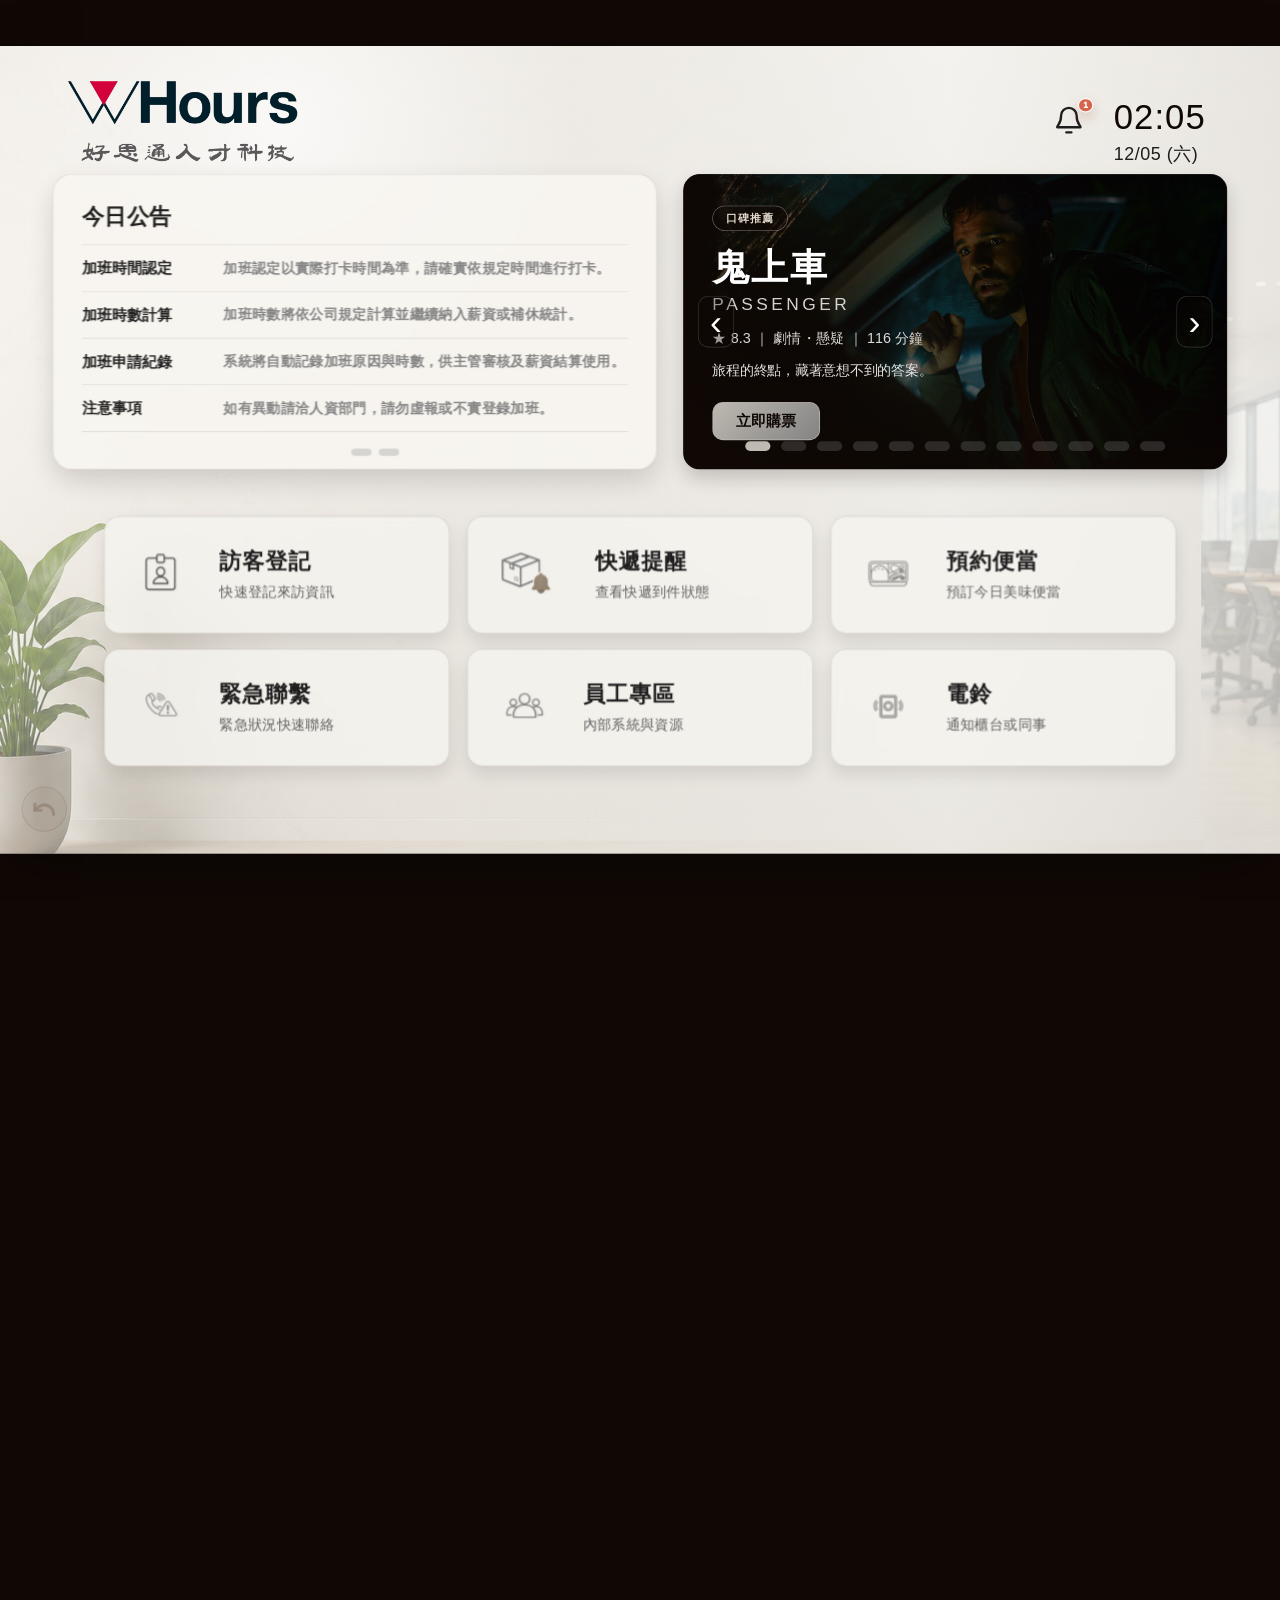
<file: index.html>
<!doctype html>
<html lang="zh-Hant">
<head>
  <meta charset="utf-8">
  <meta name="viewport" content="width=device-width, initial-scale=1">
  <meta http-equiv="refresh" content="0; url=homepage-ui.html">
  <title>WOHOURS 智慧辦公室</title>
</head>
<body>
  <p><a href="homepage-ui.html">進入首頁 UI</a></p>
</body>
</html>
</file>
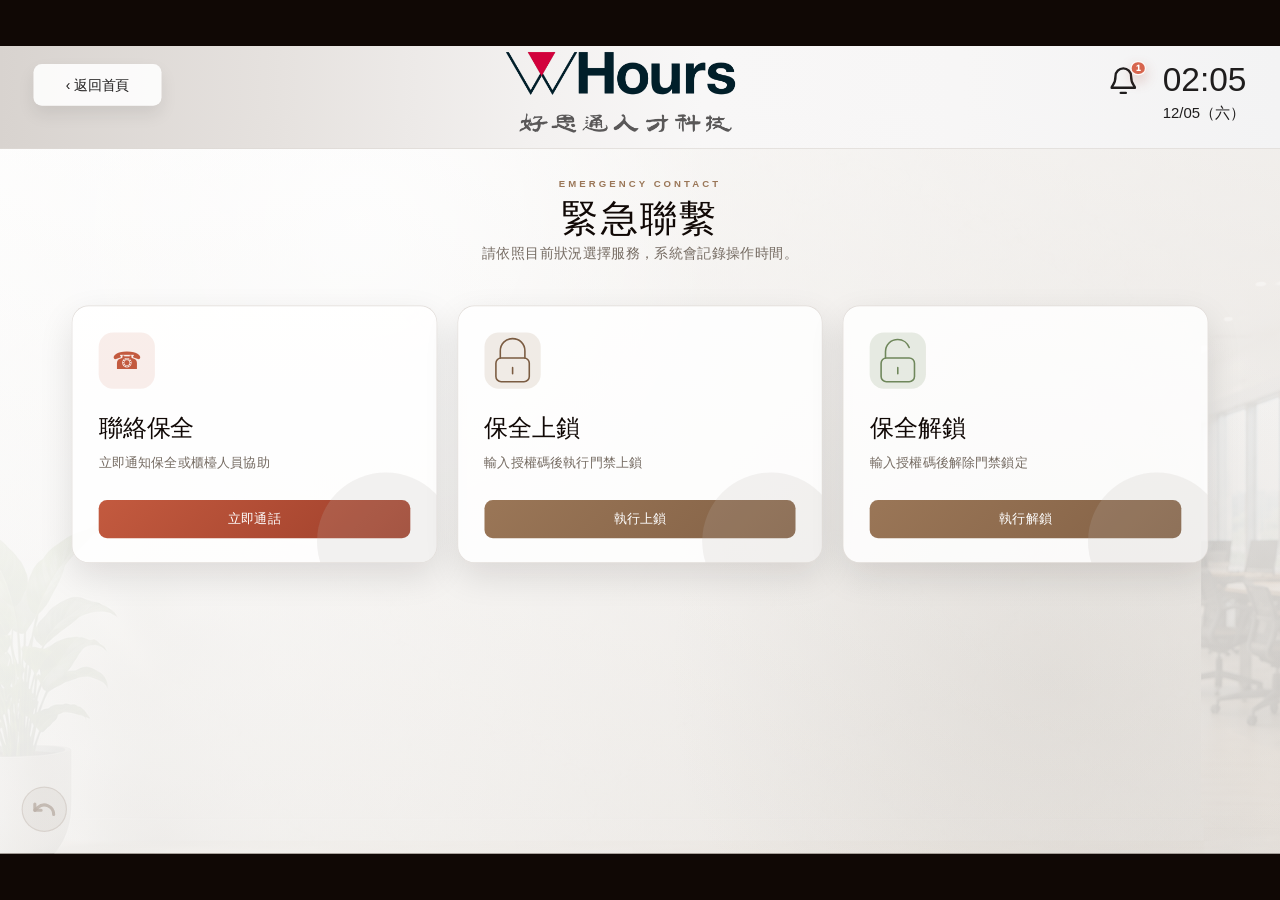
<file: emergency.html>
<!doctype html>
<html lang="zh-Hant">
<head>
  <meta charset="utf-8">
  <meta name="viewport" content="width=device-width, initial-scale=1">
  <title>WOHOURS 緊急聯繫</title>
  <link rel="stylesheet" href="css/emergency.css?v=20260724-portrait-layout">
  <link rel="stylesheet" href="css/notifications.css?v=20260711-notify-fit">
</head>
<body>
  <main class="emergency-stage">
    <section class="emergency-screen" data-kiosk-portrait-layout="true">
      <div class="emergency-bg" aria-hidden="true"></div>

      <header class="emergency-header">
        <a class="back-home" href="homepage-ui.html">‹ 返回首頁</a>
        <div class="emergency-logo"><img src="images/logo.png" alt="WOHOURS"></div>
        <div class="emergency-status">
          <button class="emergency-bell" type="button" aria-label="通知">
            <svg viewBox="0 0 24 24"><path d="M18 8a6 6 0 0 0-12 0c0 7-3 7-3 9h18c0-2-3-2-3-9"/><path d="M10 21h4"/></svg>
            <i></i>
          </button>
          <div class="emergency-clock">
            <strong id="emergencyTime">09:30</strong>
            <span id="emergencyDate">07/06（一）</span>
          </div>
        </div>
      </header>

      <main class="emergency-main">
        <section class="emergency-view active" id="choiceView">
          <div class="page-copy">
            <small>EMERGENCY CONTACT</small>
            <h1>緊急聯繫</h1>
            <p>請依照目前狀況選擇服務，系統會記錄操作時間。</p>
          </div>

          <div class="emergency-cards">
            <button class="emergency-card call" type="button" data-action="call">
              <i>☎</i>
              <strong>聯絡保全</strong>
              <span>立即通知保全或櫃檯人員協助</span>
              <b>立即通話</b>
            </button>
            <button class="emergency-card lock" type="button" data-action="lock">
              <i><svg viewBox="0 0 64 64"><path d="M18 29v-8c0-8 6-14 14-14s14 6 14 14v8"/><rect x="13" y="29" width="38" height="27" rx="6"/><path d="M32 40v7"/></svg></i>
              <strong>保全上鎖</strong>
              <span>輸入授權碼後執行門禁上鎖</span>
              <b>執行上鎖</b>
            </button>
            <button class="emergency-card unlock" type="button" data-action="unlock">
              <i><svg viewBox="0 0 64 64"><path d="M18 29v-7c0-8 6-14 14-14 6 0 11 4 13 9"/><rect x="13" y="29" width="38" height="27" rx="6"/><path d="M32 40v7"/></svg></i>
              <strong>保全解鎖</strong>
              <span>輸入授權碼後解除門禁鎖定</span>
              <b>執行解鎖</b>
            </button>
          </div>
        </section>

        <section class="emergency-view" id="pinView" aria-hidden="true">
          <button class="section-back" type="button" data-back="choice">‹ 返回選擇</button>
          <div class="pin-layout">
            <article class="pin-card">
              <small id="pinKicker">SECURITY CODE</small>
              <h2 id="pinTitle">輸入授權碼</h2>
              <p>請輸入 6 碼授權碼以完成操作。</p>
              <div class="pin-dots" id="pinDots"><i></i><i></i><i></i><i></i><i></i><i></i></div>
              <span class="pin-error" id="pinError"></span>
              <button class="emergency-confirm" id="pinConfirm" type="button">確認執行</button>
            </article>
            <div class="pin-pad" id="pinPad">
              <button type="button">1</button><button type="button">2</button><button type="button">3</button>
              <button type="button">4</button><button type="button">5</button><button type="button">6</button>
              <button type="button">7</button><button type="button">8</button><button type="button">9</button>
              <button type="button" data-action="clear">清除</button><button type="button">0</button><button type="button" data-action="delete">⌫</button>
            </div>
          </div>
        </section>

        <section class="emergency-view emergency-face-view" id="faceView" aria-hidden="true">
          <button class="section-back" type="button" data-back="pin">‹ 返回授權碼</button>
          <article class="emergency-face-card">
            <div class="emergency-face-camera">
              <video id="emergencyFaceVideo" autoplay playsinline muted></video>
              <span></span>
              <i></i>
              <p id="emergencyFaceHint">請將臉部置於取景框中央</p>
            </div>
            <div class="emergency-face-copy">
              <small>FACE CHECK</small>
              <h2>人臉辨識</h2>
              <p>授權碼已通過，系統將開啟 IP Cam 進行門禁人臉確認。</p>
              <button class="emergency-confirm" id="faceStart" type="button">開始辨識</button>
            </div>
          </article>
        </section>

        <section class="emergency-view call-state" id="callView" aria-hidden="true">
          <button class="section-back call-back" type="button" data-back="choice">‹ 返回選擇</button>
          <div class="call-pulse">☎</div>
          <span>CALLING SECURITY</span>
          <h2>正在通知保全室</h2>
          <p>請留在設備附近，等待保全或櫃檯人員回應。</p>
          <button class="end-emergency" id="endCall" type="button">結束通話</button>
        </section>

        <section class="emergency-view done-state" id="doneView" aria-hidden="true">
          <div class="done-lock" id="doneIcon"></div>
          <span>SECURITY UPDATED</span>
          <h2 id="doneTitle">大門已上鎖</h2>
          <dl>
            <div><dt>操作時間</dt><dd id="doneTime">09:30</dd></div>
            <div><dt>操作者</dt><dd>員工授權</dd></div>
            <div><dt>狀態</dt><dd id="doneStatus">已完成</dd></div>
          </dl>
          <a class="end-emergency link-home" href="homepage-ui.html">返回首頁</a>
        </section>
      </main>
    </section>
  </main>
  <script src="js/kiosk-scale.js?v=20260724-portrait-layout"></script>
  <script src="js/emergency.js"></script>
  <script src="js/system-notifications.js?v=20260711-notify-schedule-icon"></script>
  <script src="js/idle-home.js?v=20260713-idle"></script>
</body>
</html>
</file>
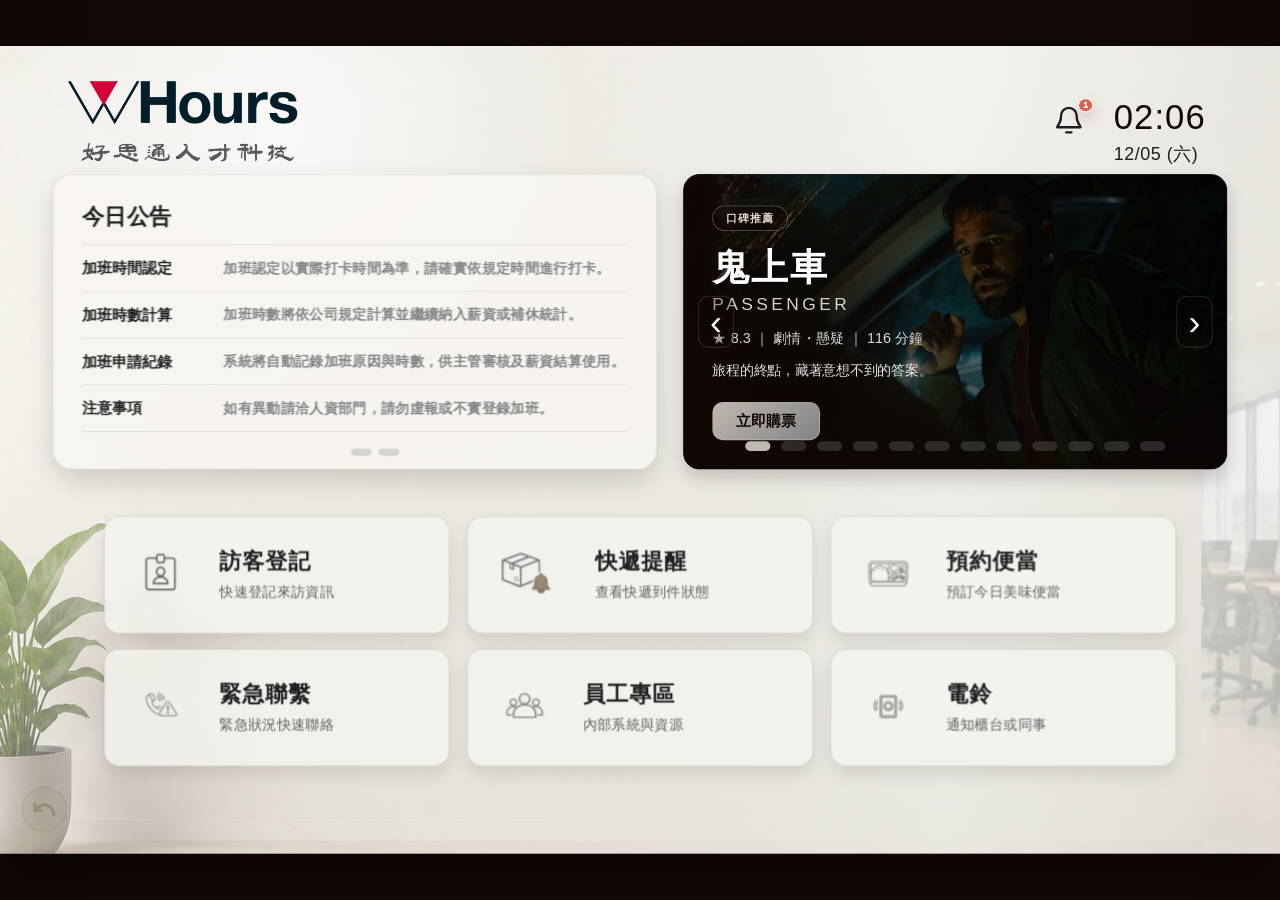
<file: homepage-ui.html>
<!doctype html>
<html lang="zh-Hant">
<head>
  <meta charset="utf-8">
  <meta name="viewport" content="width=device-width, initial-scale=1">
  <title>WOHOURS 智慧辦公室首頁</title>
  <link rel="stylesheet" href="css/homepage.css?v=20260724-portrait-layout">
  <link rel="stylesheet" href="css/doorbell.css?v=20260708-anim">
  <link rel="stylesheet" href="css/notifications.css?v=20260711-notify-fit">
</head>
<body>
  <main class="kiosk-stage" aria-label="WOHOURS 智慧辦公室首頁">
    <section class="kiosk-screen" data-kiosk-portrait-layout="true">
      <div class="screen-bg" aria-hidden="true"></div>
      <header class="topbar">
        <div class="brand" id="homeLogo" role="button" tabindex="0" aria-label="長按進入上下班打卡" data-longpress-href="attendance.html">
          <img src="images/logo.png" alt="WOHOURS">
        </div>
        <div class="status-area">
          <button class="notify-button" type="button" aria-label="通知">
            <svg viewBox="0 0 24 24"><path d="M18 8a6 6 0 0 0-12 0c0 7-3 7-3 9h18c0-2-3-2-3-9"/><path d="M10 21h4"/></svg>
            <i></i>
          </button>
          <div class="clock">
            <strong id="homeTime">09:30</strong>
            <span id="homeDate">06/05 (四)</span>
          </div>
          <section class="notification-panel" id="homeNotificationPanel" aria-hidden="true" hidden>
            <header>
              <div>
                <strong>通知</strong>
                <span>辦公室訊息與系統提醒</span>
              </div>
              <button id="homeClearNotifications" type="button">全部清除</button>
            </header>
            <div class="notification-list" id="homeNotificationList"></div>
            <p class="notification-empty" id="homeNotificationEmpty">目前沒有通知</p>
          </section>
        </div>
      </header>

      <section class="dashboard">
        <article class="today-card panel" id="todayCarousel" aria-label="今日公告與資訊輪播">
          <section class="today-slide announcement-slide active" data-today-slide aria-hidden="false">
            <h1>今日公告</h1>
            <ul class="home-notice-list">
              <li><strong>加班時間認定</strong><span>加班認定以實際打卡時間為準，請確實依規定時間進行打卡。</span></li>
              <li><strong>加班時數計算</strong><span>加班時數將依公司規定計算並繼續納入薪資或補休統計。</span></li>
              <li><strong>加班申請紀錄</strong><span>系統將自動記錄加班原因與時數，供主管審核及薪資結算使用。</span></li>
              <li><strong>注意事項</strong><span>如有異動請洽人資部門，請勿虛報或不實登錄加班。</span></li>
            </ul>
          </section>

          <section class="today-slide weather-slide" data-today-slide aria-hidden="true">
            <h1>今日資訊</h1>
            <section class="weather-block">
              <time id="fullDate">2025/06/05 (四)</time>
              <p class="location">
                <svg viewBox="0 0 24 24"><path d="M20 10c0 5-8 11-8 11S4 15 4 10a8 8 0 1 1 16 0Z"/><circle cx="12" cy="10" r="2.5"/></svg>
                <span id="weatherLocation">台北市 信義區</span>
              </p>
              <div class="weather">
                <img id="weatherIcon" src="images/weather cloudy to sunny拷貝.png" alt="多雲時晴">
                <div>
                  <strong id="weatherTemp">28°C</strong>
                  <span id="weatherText">多雲時晴</span>
                  <small id="weatherRange">25°C - 30°C</small>
                </div>
              </div>
            </section>
          </section>

          <section class="today-slide people-slide" data-today-slide aria-hidden="true">
            <h1>今日在班人員</h1>
            <section class="people-block" aria-label="今日人員">
              <div class="metric-row">
                <div class="metric-title">
                  <svg viewBox="0 0 24 24"><path d="M17 21v-2a4 4 0 0 0-4-4H6a4 4 0 0 0-4 4v2"/><circle cx="9.5" cy="7" r="4"/><path d="M22 21v-2a4 4 0 0 0-3-3.87"/><path d="M16 3.13a4 4 0 0 1 0 7.75"/></svg>
                  <span>今日在班人員</span>
                </div>
                <strong>12人</strong>
              </div>
              <div class="staff-name-row">
                <span>林佳穎</span>
                <span>張志明</span>
                <span>王小美</span>
                <span>李承翰</span>
              </div>
              <div class="overtime-row">
                <div class="metric-title">
                  <svg viewBox="0 0 24 24"><circle cx="12" cy="12" r="9"/><path d="M12 7v5l3 2"/></svg>
                  <span>今日加班人員</span>
                </div>
                <strong>3人</strong>
              </div>
              <p class="overtime-list">張志明　李承翰　陳雅婷</p>
            </section>
          </section>

          <div class="today-slide-dots" id="todaySlideDots" aria-label="今日資訊輪播切換"></div>
        </article>

        <section class="spotlight-carousel" id="spotlightCarousel" aria-label="電影與便當輪播">
          <article class="spotlight-card" id="spotlightCard">
            <img id="spotlightImage" src="images/PASSENGER拷貝2.jpg" alt="鬼上車">
            <div class="spotlight-copy">
              <span id="spotlightTag">口碑推薦</span>
              <h2 id="spotlightTitle">鬼上車</h2>
              <p class="spotlight-en" id="spotlightEnglish">PASSENGER</p>
              <p class="spotlight-meta" id="spotlightMeta">★ 8.3 ｜ 劇情・懸疑 ｜ 116 分鐘</p>
              <p class="spotlight-desc" id="spotlightDescription">旅程的終點，藏著意想不到的答案。</p>
              <a class="spotlight-action" id="spotlightAction" href="#" aria-label="立即購票">立即購票</a>
            </div>
            <button class="spotlight-arrow prev" id="spotlightPrev" type="button" aria-label="上一則">‹</button>
            <button class="spotlight-arrow next" id="spotlightNext" type="button" aria-label="下一則">›</button>
            <div class="pager" id="noticePager" aria-label="輪播切換"></div>
          </article>
        </section>
      </section>

      <section class="feature-grid" aria-label="主要功能">
        <button class="feature-card" type="button" data-href="visitor.html">
          <img class="feature-icon-img" src="images/使用者附件.png" alt="">
          <span>
            <strong>訪客登記</strong>
            <small>快速登記來訪資訊</small>
          </span>
        </button>
        <button class="feature-card" type="button" data-href="delivery.html">
          <img class="feature-icon-img feature-icon-wide" src="images/使用者附件 (3).png" alt="">
          <span>
            <strong>快遞提醒</strong>
            <small>查看快遞到件狀態</small>
          </span>
        </button>
        <button class="feature-card" type="button" data-href="lunch.html">
          <img class="feature-icon-img" src="images/使用者附件 (1).png" alt="">
          <span>
            <strong>預約便當</strong>
            <small>預訂今日美味便當</small>
          </span>
        </button>
        <button class="feature-card" type="button" data-href="emergency.html">
          <img class="feature-icon-img" src="images/使用者附件 (4).png" alt="">
          <span>
            <strong>緊急聯繫</strong>
            <small>緊急狀況快速聯絡</small>
          </span>
        </button>
        <button class="feature-card" type="button" data-href="employee.html">
          <img class="feature-icon-img" src="images/使用者附件 (5).png" alt="">
          <span>
            <strong>員工專區</strong>
            <small>內部系統與資源</small>
          </span>
        </button>
        <button class="feature-card" type="button" data-action="doorbell">
          <img class="feature-icon-img" src="images/使用者附件 (6).png" alt="">
          <span>
            <strong>電鈴</strong>
            <small>通知櫃台或同事</small>
          </span>
        </button>
      </section>

      <section class="doorbell-feedback" id="doorbellFeedback" aria-hidden="true" hidden>
        <article class="doorbell-card">
          <div class="doorbell-ring" aria-hidden="true">
            <img src="images/使用者附件 (6).png" alt="">
          </div>
          <span>FRONT DESK NOTIFIED</span>
          <h2>已通知櫃檯</h2>
          <p>櫃檯人員將盡快協助，請稍候。</p>
          <button id="doorbellClose" type="button">完成</button>
        </article>
      </section>
      <section class="intercom-overlay" id="intercomOverlay" aria-hidden="true" hidden>
        <div class="intercom-backdrop" id="intercomBackdrop"></div>

        <article class="intercom-panel" role="dialog" aria-label="對講機">
          <header class="intercom-header">
            <button class="intercom-close" id="intercomClose" type="button">← 返回首頁</button>

            <div class="intercom-title">
              <span>☎</span>
              <strong>對講機</strong>
            </div>

            <div class="intercom-clock">
              <strong id="intercomTime">09:30</strong>
              <small id="intercomDate">06/05（四）</small>
            </div>
          </header>

          <div class="intercom-content">
            <section class="intercom-left">
              <div class="intercom-block-title">
                <strong>常用分機</strong>
                <small>點選人員即可帶入分機號碼</small>
              </div>

              <label class="intercom-search">
                <span>⌕</span>
                <input id="intercomSearch" type="text" placeholder="搜尋姓名、部門或分機">
              </label>

              <div class="intercom-contact-list">
                <button class="intercom-contact" type="button" data-ext="1001">
                  <i>王</i>
                  <span>
                    <strong>王小明</strong>
                    <small>行政主任</small>
                  </span>
                  <em>#1001</em>
                </button>

                <button class="intercom-contact" type="button" data-ext="1002">
                  <i>陳</i>
                  <span>
                    <strong>陳美玲</strong>
                    <small>行政助理</small>
                  </span>
                  <em>#1002</em>
                </button>

                <button class="intercom-contact" type="button" data-ext="2011">
                  <i>李</i>
                  <span>
                    <strong>李建國</strong>
                    <small>總務經理</small>
                  </span>
                  <em>#2011</em>
                </button>

                <button class="intercom-contact" type="button" data-ext="3021">
                  <i>林</i>
                  <span>
                    <strong>林雅婷</strong>
                    <small>財務專員</small>
                  </span>
                  <em>#3021</em>
                </button>

                <button class="intercom-contact" type="button" data-ext="4001">
                  <i>張</i>
                  <span>
                    <strong>張志偉</strong>
                    <small>IT 工程師</small>
                  </span>
                  <em>#4001</em>
                </button>

                <button class="intercom-contact" type="button" data-ext="5001">
                  <i>黃</i>
                  <span>
                    <strong>黃家安</strong>
                    <small>保全主任</small>
                  </span>
                  <em>#5001</em>
                </button>
              </div>
            </section>

            <section class="intercom-right">
              <div class="intercom-number" id="intercomDisplay">_</div>
              <div class="intercom-call-status" id="intercomCallStatus" aria-live="polite" hidden>
                <div class="call-wave" aria-hidden="true">
                  <span></span>
                  <span></span>
                  <span></span>
                </div>

                <div class="call-status-text">
                  <strong id="intercomCallState">撥打中</strong>
                  <small id="intercomCallTimer">00:00</small>
                </div>
              </div>

              <div class="intercom-keypad">
                <button type="button" data-key="1">1</button>
                <button type="button" data-key="2">2<small>ABC</small></button>
                <button type="button" data-key="3">3<small>DEF</small></button>
                <button type="button" data-key="4">4<small>GHI</small></button>
                <button type="button" data-key="5">5<small>JKL</small></button>
                <button type="button" data-key="6">6<small>MNO</small></button>
                <button type="button" data-key="7">7<small>PQRS</small></button>
                <button type="button" data-key="8">8<small>TUV</small></button>
                <button type="button" data-key="9">9<small>WXYZ</small></button>
                <button type="button" data-key="*">*</button>
                <button type="button" data-key="0">0</button>
                <button type="button" data-key="#">#</button>
              </div>

              <div class="intercom-actions">
                <button class="intercom-delete" id="intercomDelete" type="button">⌫ 刪除</button>
                <button class="intercom-hangup" id="intercomHangup" type="button" hidden>掛斷</button>
                <button class="intercom-call" id="intercomCall" type="button">撥打</button>
              </div>
            </section>
          </div>
        </article>
      </section>
    </section>
  </main>
  <script src="js/kiosk-scale.js?v=20260724-portrait-layout"></script>
  <script src="js/doorbell.js"></script>
  <script src="js/system-notifications.js?v=20260711-notify-schedule-icon"></script>
  <script src="js/homepage.js?v=20260713-info-carousel"></script>
</body>
</html>
</file>
<file: css/emergency.css>
:root {
  --chocolate: #100805;
  --taupe: #beb9b1;
  --noir: #1f1d1d;
  --stone: #838383;
  --brown: #9a7657;
  --brown-deep: #846246;
  --line: #ddd8d3;
  --soft: #f3f0ed;
  --danger: #c35a3f;
  --shadow: 0 22px 58px rgba(16, 8, 5, .11);
}

* { box-sizing: border-box; }

html,
body {
  width: 100%;
  height: 100%;
  margin: 0;
  overflow: hidden;
}

body {
  display: grid;
  place-items: center;
  background: var(--chocolate);
  color: var(--noir);
  font-family: -apple-system, BlinkMacSystemFont, "PingFang TC", "Noto Sans TC", "Microsoft JhengHei", sans-serif;
}

button,
a {
  font: inherit;
  -webkit-tap-highlight-color: transparent;
}

button { cursor: pointer; }

svg {
  width: 100%;
  height: 100%;
  fill: none;
  stroke: currentColor;
  stroke-width: 1.8;
  stroke-linecap: round;
  stroke-linejoin: round;
}

.emergency-stage {
  width: 21.4cm;
  height: 13.5cm;
  overflow: hidden;
  position: relative;
}

.emergency-screen {
  position: absolute;
  inset: 0;
  width: 2140px;
  height: 1350px;
  min-width: 2140px;
  min-height: 1350px;
  max-width: 2140px;
  max-height: 1350px;
  overflow: hidden;
  transform: scale(.378);
  transform-origin: top left;
  background: #f7f5f1;
}

.emergency-bg {
  position: absolute;
  inset: 0;
  background:
    radial-gradient(circle at 28% 22%, rgba(255, 255, 255, .95), transparent 32%),
    linear-gradient(100deg, rgba(255, 255, 255, .94), rgba(243, 240, 237, .84)),
    url("../images/首頁背景.png") center / cover no-repeat;
}

.emergency-bg::after {
  content: "";
  position: absolute;
  inset: 0;
  background:
    linear-gradient(180deg, rgba(255, 255, 255, .34), rgba(190, 185, 177, .12)),
    radial-gradient(circle at 82% 78%, rgba(190, 185, 177, .24), transparent 31%);
}

.emergency-header,
.emergency-main {
  position: relative;
  z-index: 1;
}

.emergency-header {
  height: 172px;
  padding: 30px 56px 0;
  display: grid;
  grid-template-columns: 270px 1fr 340px;
  align-items: start;
  border-bottom: 1px solid rgba(221, 216, 211, .86);
  background: linear-gradient(90deg, #d8d3cf 0%, #e6e2df 22%, #f3f1f0 42%, #f8f7f7 55%, #f7f6f6 75%, #f3f3f4 100%);
}

.back-home {
  width: 214px;
  height: 70px;
  border-radius: 14px;
  display: grid;
  place-items: center;
  color: #1f1d1d;
  text-decoration: none;
  background: rgba(255, 255, 255, .88);
  box-shadow: 0 14px 28px rgba(16, 8, 5, .08);
  font-size: 23px;
  font-weight: 500;
}

.emergency-logo {
  justify-self: center;
  width: 430px;
  height: 98px;
  position: relative;
  overflow: hidden;
}

.emergency-logo img {
  position: absolute;
  left: -76px;
  top: -104px;
  width: 560px;
  max-width: none;
  filter: contrast(1.1) saturate(.72);
  mix-blend-mode: multiply;
}

/* Use the current full WHours logo artwork without legacy cropping. */
.emergency-logo {
  display: flex;
  align-items: center;
  justify-content: center;
  overflow: visible;
}

.emergency-logo img {
  position: static;
  width: 430px;
  height: auto;
  max-width: 100%;
  object-fit: contain;
  filter: none;
  mix-blend-mode: normal;
}

.emergency-face-card {
  width: 1480px;
  margin: 70px auto 0;
  padding: 56px 64px;
  border: 1px solid rgba(31, 29, 29, .12);
  border-radius: 28px;
  display: grid;
  grid-template-columns: 1.25fr .95fr;
  gap: 70px;
  align-items: center;
  background: rgba(255, 255, 255, .86);
  box-shadow: var(--shadow);
}

.emergency-face-camera {
  position: relative;
  height: 560px;
  overflow: hidden;
  border-radius: 22px;
  background: linear-gradient(135deg, rgba(243, 240, 237, .95), rgba(255, 255, 255, .72));
}

.emergency-face-camera video {
  position: absolute;
  inset: 0;
  width: 100%;
  height: 100%;
  object-fit: cover;
  transform: scaleX(-1);
  background: #d7d1c7;
}

.emergency-face-camera span {
  position: absolute;
  inset: 76px 110px;
  border: 4px solid rgba(132, 98, 70, .82);
  border-radius: 30px;
  z-index: 2;
}

.emergency-face-camera i {
  position: absolute;
  left: 88px;
  right: 88px;
  top: 50%;
  height: 4px;
  border-radius: 999px;
  background: rgba(132, 98, 70, .82);
  z-index: 3;
  animation: emergencyFaceScan 1.5s ease-in-out infinite;
}

.emergency-face-camera p {
  position: absolute;
  left: 50%;
  top: 50%;
  z-index: 4;
  width: 78%;
  margin: 0;
  transform: translate(-50%, -50%);
  color: rgba(83, 60, 42, .76);
  font-size: 25px;
  font-weight: 820;
  line-height: 1.5;
  text-align: center;
}

.emergency-face-copy small {
  color: var(--brown);
  font-size: 18px;
  font-weight: 800;
  letter-spacing: .3em;
}

.emergency-face-copy h2 {
  margin: 18px 0;
  color: var(--noir);
  font-size: 58px;
  line-height: 1.1;
}

.emergency-face-copy p {
  margin: 0 0 46px;
  color: #5f5852;
  font-size: 28px;
  line-height: 1.55;
}

#faceStart:disabled {
  opacity: .72;
  cursor: default;
}

@keyframes emergencyFaceScan {
  0%, 100% { transform: translateY(-132px); opacity: .35; }
  50% { transform: translateY(132px); opacity: 1; }
}

.emergency-status {
  justify-self: end;
  display: flex;
  align-items: flex-start;
  gap: 36px;
}

.emergency-bell {
  position: relative;
  width: 62px;
  height: 62px;
  border: 0;
  background: transparent;
  color: #1f1d1d;
}

.emergency-bell svg {
  width: 52px;
  height: 52px;
}

.emergency-bell i {
  position: absolute;
  right: 2px;
  top: 4px;
  width: 20px;
  height: 20px;
  border-radius: 50%;
  background: #c35a3f;
}

.emergency-clock strong,
.emergency-clock span {
  display: block;
}

.emergency-clock strong {
  font-size: 56px;
  line-height: .92;
  font-weight: 500;
}

.emergency-clock span {
  margin-top: 13px;
  font-size: 25px;
}

.emergency-main {
  position: absolute;
  left: 120px;
  right: 120px;
  top: 222px;
  bottom: 86px;
}

.emergency-view {
  position: absolute;
  inset: 0;
  opacity: 0;
  visibility: hidden;
  pointer-events: none;
  transform: translateY(22px) scale(.985);
  transition: opacity .24s ease, transform .24s ease, visibility .24s ease;
}

.emergency-view.active {
  z-index: 2;
  opacity: 1;
  visibility: visible;
  pointer-events: auto;
  transform: none;
}

.page-copy {
  text-align: center;
}

.page-copy small,
.pin-card small,
.call-state span,
.done-state span {
  color: #9a7657;
  font-size: 16px;
  font-weight: 700;
  letter-spacing: .32em;
}

.page-copy h1 {
  margin: 18px 0 10px;
  color: #100805;
  font-size: 62px;
  line-height: 1;
  font-weight: 500;
  letter-spacing: .06em;
}

.page-copy p,
.pin-card p,
.call-state p {
  margin: 0;
  color: #756b62;
  font-size: 24px;
}

.emergency-cards {
  display: grid;
  grid-template-columns: repeat(3, 1fr);
  gap: 34px;
  margin-top: 72px;
}

.emergency-card {
  position: relative;
  height: 430px;
  padding: 44px;
  border: 1px solid rgba(221, 216, 211, .9);
  border-radius: 28px;
  overflow: hidden;
  text-align: left;
  color: #100805;
  background: rgba(255, 255, 255, .82);
  box-shadow: var(--shadow);
  transition: transform .2s ease, box-shadow .2s ease, border-color .2s ease;
}

.emergency-card::after {
  content: "";
  position: absolute;
  inset: auto -30px -80px auto;
  width: 230px;
  height: 230px;
  border-radius: 50%;
  background: rgba(190, 185, 177, .18);
}

.emergency-card:hover {
  transform: translateY(-9px);
  border-color: rgba(154, 118, 87, .48);
  box-shadow: 0 34px 82px rgba(16, 8, 5, .15);
}

.emergency-card i {
  width: 94px;
  height: 94px;
  border-radius: 24px;
  display: grid;
  place-items: center;
  color: #756b62;
  background: #f3f0ed;
  font-style: normal;
  font-size: 40px;
}

.emergency-card.call i {
  color: #c35a3f;
  background: rgba(195, 90, 63, .1);
}

.emergency-card.lock i {
  color: #7b5c42;
  background: rgba(154, 118, 87, .14);
}

.emergency-card.unlock i {
  color: #6f875b;
  background: rgba(111, 135, 91, .16);
}

.emergency-card strong,
.emergency-card span,
.emergency-card b {
  display: block;
}

.emergency-card strong {
  margin-top: 38px;
  font-size: 40px;
  font-weight: 500;
}

.emergency-card span {
  margin-top: 14px;
  color: #756b62;
  font-size: 22px;
  line-height: 1.5;
}

.emergency-card b {
  position: absolute;
  left: 44px;
  right: 44px;
  bottom: 42px;
  height: 64px;
  border-radius: 14px;
  display: grid;
  place-items: center;
  color: #fff;
  background: linear-gradient(135deg, #9a7657, #846246);
  font-size: 22px;
  font-weight: 500;
}

.emergency-card.call b {
  background: linear-gradient(135deg, #c35a3f, #9f402b);
}

.section-back {
  position: absolute;
  left: 0;
  top: 0;
  z-index: 10;
  min-width: 182px;
  height: 58px;
  border: 1px solid rgba(154, 118, 87, .32);
  border-radius: 14px;
  color: #7b5c42;
  background: rgba(255, 255, 255, .86);
  font-size: 20px;
}

.pin-layout {
  position: relative;
  z-index: 1;
  height: 100%;
  padding: 82px 210px 0;
  display: grid;
  grid-template-columns: 1fr 460px;
  gap: 86px;
  align-items: center;
}

.pin-card {
  min-height: 520px;
  padding: 58px;
  border: 1px solid rgba(221, 216, 211, .9);
  border-radius: 30px;
  background: rgba(255, 255, 255, .84);
  box-shadow: var(--shadow);
}

.pin-card h2 {
  margin: 18px 0 16px;
  color: #100805;
  font-size: 50px;
  font-weight: 500;
}

.pin-dots {
  display: flex;
  gap: 16px;
  margin: 54px 0 18px;
}

.pin-dots i {
  width: 30px;
  height: 30px;
  border: 1px solid #beb9b1;
  border-radius: 50%;
  background: #fff;
}

.pin-dots i.filled {
  border-color: transparent;
  background: #9a7657;
}

.pin-error {
  display: block;
  height: 28px;
  color: #c35a3f;
  font-size: 18px;
}

.emergency-confirm,
.end-emergency {
  height: 68px;
  border: 0;
  border-radius: 14px;
  color: #fff;
  background: linear-gradient(135deg, #9a7657, #846246);
  font-size: 23px;
  font-weight: 500;
  text-decoration: none;
}

.emergency-confirm {
  width: 100%;
  margin-top: 24px;
}

.pin-pad {
  display: grid;
  grid-template-columns: repeat(3, 1fr);
  gap: 20px;
}

.pin-pad button {
  width: 118px;
  height: 118px;
  border: 1px solid rgba(190, 185, 177, .8);
  border-radius: 50%;
  color: #100805;
  background: rgba(255, 255, 255, .86);
  box-shadow: 0 14px 28px rgba(16, 8, 5, .07);
  font-size: 36px;
  font-weight: 500;
  transition: transform .12s ease, border-color .12s ease, background .12s ease;
}

.pin-pad button:active {
  transform: scale(.94);
  border-color: #9a7657;
  background: #f3f0ed;
}

.call-state,
.done-state {
  display: grid;
  place-items: center;
  align-content: center;
  text-align: center;
}

.call-back {
  position: absolute;
  left: 0;
  top: 0;
}

.call-pulse,
.done-lock {
  width: 172px;
  height: 172px;
  border-radius: 50%;
  display: grid;
  place-items: center;
  margin-bottom: 34px;
  font-size: 64px;
}

.call-pulse {
  color: #c35a3f;
  background: rgba(195, 90, 63, .09);
  border: 1px solid rgba(195, 90, 63, .26);
  animation: callPulse 1.45s infinite;
}

.done-lock {
  color: #7b5c42;
  background: rgba(154, 118, 87, .12);
  border: 1px solid rgba(154, 118, 87, .26);
}

.done-lock.unlocked {
  color: #6f875b;
  background: rgba(111, 135, 91, .14);
  border-color: rgba(111, 135, 91, .26);
}

.call-state h2,
.done-state h2 {
  margin: 18px 0 14px;
  color: #100805;
  font-size: 54px;
  font-weight: 500;
}

.end-emergency {
  min-width: 260px;
  margin-top: 36px;
  padding: 0 34px;
  display: inline-grid;
  place-items: center;
}

.done-state dl {
  width: 640px;
  margin: 34px auto 0;
  padding: 26px 34px;
  border: 1px solid rgba(221, 216, 211, .9);
  border-radius: 20px;
  background: rgba(255, 255, 255, .84);
  box-shadow: 0 14px 34px rgba(16, 8, 5, .07);
}

.done-state dl div {
  display: grid;
  grid-template-columns: 180px 1fr;
  padding: 17px 0;
  border-bottom: 1px solid rgba(221, 216, 211, .86);
}

.done-state dl div:last-child {
  border-bottom: 0;
}

.done-state dt {
  color: #756b62;
  text-align: left;
}

.done-state dd {
  margin: 0;
  color: #100805;
  text-align: right;
  font-weight: 500;
}

@keyframes callPulse {
  0%, 100% { box-shadow: 0 0 0 0 rgba(195, 90, 63, .22); }
  50% { box-shadow: 0 0 0 34px rgba(195, 90, 63, 0); }
}

/* Final positioning tune */
.emergency-card {
  display: flex;
  flex-direction: column;
  padding-bottom: 40px;
}

.emergency-card span {
  padding-bottom: 26px;
}

.emergency-card b {
  position: relative;
  left: auto;
  right: auto;
  bottom: auto;
  margin-top: auto;
  width: 100%;
  flex: 0 0 64px;
}

.pin-layout {
  transform: translateY(-58px);
}

@media print {
  @page {
    size: 21.4cm 13.5cm;
    margin: 0;
  }

  html,
  body,
  .emergency-stage,
  .emergency-screen {
    width: 21.4cm;
    height: 13.5cm;
  }

  .emergency-screen {
    position: relative;
    transform: none;
  }
}

html[data-kiosk-orientation="portrait"] .emergency-screen[data-kiosk-portrait-layout="true"] {
  background: #f7f5f1 !important;
  overflow: hidden !important;
}

html[data-kiosk-orientation="portrait"] .emergency-screen[data-kiosk-portrait-layout="true"] .emergency-bg {
  background:
    radial-gradient(circle at 25% 10%, rgba(255, 255, 255, .9), transparent 28%),
    linear-gradient(180deg, rgba(247, 245, 241, .96), rgba(255, 255, 255, .96) 50%, rgba(247, 245, 241, .88)),
    url("../images/首頁背景.png") center / cover no-repeat !important;
}

html[data-kiosk-orientation="portrait"] .emergency-screen[data-kiosk-portrait-layout="true"] .emergency-header {
  height: 178px !important;
  padding: 34px 58px 0 !important;
  grid-template-columns: 240px 1fr 270px !important;
  align-items: start !important;
  background: rgba(248, 247, 245, .88) !important;
  box-shadow: 0 12px 34px rgba(16, 8, 5, .06) !important;
}

html[data-kiosk-orientation="portrait"] .emergency-screen[data-kiosk-portrait-layout="true"] .back-home {
  width: 210px !important;
  height: 70px !important;
  font-size: 23px !important;
}

html[data-kiosk-orientation="portrait"] .emergency-screen[data-kiosk-portrait-layout="true"] .emergency-logo,
html[data-kiosk-orientation="portrait"] .emergency-screen[data-kiosk-portrait-layout="true"] .emergency-logo img {
  width: 420px !important;
}

html[data-kiosk-orientation="portrait"] .emergency-screen[data-kiosk-portrait-layout="true"] .emergency-status {
  gap: 24px !important;
}

html[data-kiosk-orientation="portrait"] .emergency-screen[data-kiosk-portrait-layout="true"] .emergency-clock {
  min-width: 156px !important;
  text-align: right !important;
}

html[data-kiosk-orientation="portrait"] .emergency-screen[data-kiosk-portrait-layout="true"] .emergency-clock strong {
  font-size: 52px !important;
}

html[data-kiosk-orientation="portrait"] .emergency-screen[data-kiosk-portrait-layout="true"] .emergency-clock span {
  font-size: 26px !important;
}

html[data-kiosk-orientation="portrait"] .emergency-screen[data-kiosk-portrait-layout="true"] .emergency-main {
  left: 74px !important;
  right: 74px !important;
  top: 232px !important;
  bottom: 110px !important;
  overflow-y: auto !important;
  overflow-x: hidden !important;
  -webkit-overflow-scrolling: touch !important;
}

html[data-kiosk-orientation="portrait"] .emergency-screen[data-kiosk-portrait-layout="true"] .emergency-view {
  min-height: 100% !important;
}

html[data-kiosk-orientation="portrait"] .emergency-screen[data-kiosk-portrait-layout="true"] .page-copy {
  text-align: left !important;
}

html[data-kiosk-orientation="portrait"] .emergency-screen[data-kiosk-portrait-layout="true"] .page-copy h1 {
  font-size: 58px !important;
}

html[data-kiosk-orientation="portrait"] .emergency-screen[data-kiosk-portrait-layout="true"] .page-copy p {
  font-size: 25px !important;
}

html[data-kiosk-orientation="portrait"] .emergency-screen[data-kiosk-portrait-layout="true"] .emergency-cards {
  grid-template-columns: 1fr !important;
  gap: 24px !important;
  margin-top: 54px !important;
}

html[data-kiosk-orientation="portrait"] .emergency-screen[data-kiosk-portrait-layout="true"] .emergency-card {
  height: 300px !important;
  padding: 34px 38px !important;
  border-radius: 26px !important;
  display: grid !important;
  grid-template-columns: 106px 1fr 210px !important;
  grid-template-rows: auto auto !important;
  column-gap: 30px !important;
  align-items: center !important;
}

html[data-kiosk-orientation="portrait"] .emergency-screen[data-kiosk-portrait-layout="true"] .emergency-card i {
  grid-row: 1 / 3 !important;
  width: 96px !important;
  height: 96px !important;
}

html[data-kiosk-orientation="portrait"] .emergency-screen[data-kiosk-portrait-layout="true"] .emergency-card strong {
  margin: 0 0 12px !important;
  font-size: 36px !important;
}

html[data-kiosk-orientation="portrait"] .emergency-screen[data-kiosk-portrait-layout="true"] .emergency-card span {
  margin: 0 !important;
  padding: 0 !important;
  font-size: 22px !important;
}

html[data-kiosk-orientation="portrait"] .emergency-screen[data-kiosk-portrait-layout="true"] .emergency-card b {
  grid-column: 3 !important;
  grid-row: 1 / 3 !important;
  height: 72px !important;
  align-self: center !important;
  margin: 0 !important;
  font-size: 22px !important;
}

html[data-kiosk-orientation="portrait"] .emergency-screen[data-kiosk-portrait-layout="true"] .pin-layout {
  height: auto !important;
  padding: 102px 120px 70px !important;
  grid-template-columns: 1fr !important;
  gap: 48px !important;
  align-items: start !important;
  transform: none !important;
}

html[data-kiosk-orientation="portrait"] .emergency-screen[data-kiosk-portrait-layout="true"] .pin-card {
  min-height: 430px !important;
  padding: 48px 54px !important;
}

html[data-kiosk-orientation="portrait"] .emergency-screen[data-kiosk-portrait-layout="true"] .pin-card h2 {
  font-size: 52px !important;
}

html[data-kiosk-orientation="portrait"] .emergency-screen[data-kiosk-portrait-layout="true"] .pin-pad {
  width: 620px !important;
  margin: 0 auto !important;
  gap: 22px !important;
  justify-content: center !important;
}

html[data-kiosk-orientation="portrait"] .emergency-screen[data-kiosk-portrait-layout="true"] .pin-pad button {
  width: 132px !important;
  height: 132px !important;
  justify-self: center !important;
}

html[data-kiosk-orientation="portrait"] .emergency-screen[data-kiosk-portrait-layout="true"] .emergency-face-card {
  width: 100% !important;
  margin-top: 106px !important;
  padding: 48px 54px 54px !important;
  grid-template-columns: 1fr !important;
  gap: 42px !important;
}

html[data-kiosk-orientation="portrait"] .emergency-screen[data-kiosk-portrait-layout="true"] .emergency-face-camera {
  height: 620px !important;
}

html[data-kiosk-orientation="portrait"] .emergency-screen[data-kiosk-portrait-layout="true"] .emergency-face-copy h2 {
  font-size: 56px !important;
}

html[data-kiosk-orientation="portrait"] .emergency-screen[data-kiosk-portrait-layout="true"] .call-state,
html[data-kiosk-orientation="portrait"] .emergency-screen[data-kiosk-portrait-layout="true"] .done-state {
  min-height: 1450px !important;
  padding: 100px 0 70px !important;
}

html[data-kiosk-orientation="portrait"] .emergency-screen[data-kiosk-portrait-layout="true"] .done-state dl {
  width: 760px !important;
}
</file>
<file: css/notifications.css>
.wohours-notification-bell {
  position: relative !important;
  overflow: visible !important;
  cursor: pointer;
}

.wohours-notification-bell > i {
  display: none !important;
}

.wohours-notification-badge {
  position: absolute;
  top: -6px;
  right: -10px;
  z-index: 4;
  min-width: 30px;
  height: 30px;
  padding: 0 8px;
  border: 3px solid rgba(255, 255, 255, .96);
  border-radius: 999px;
  display: inline-flex;
  align-items: center;
  justify-content: center;
  background: #d7654e;
  color: #fff;
  font-size: 17px;
  line-height: 1;
  font-weight: 950;
  box-shadow: 0 10px 22px rgba(163, 68, 54, .28);
}

.wohours-notification-badge.is-hidden {
  display: none;
}

.wohours-notification-panel {
  position: fixed;
  top: 92px;
  right: 32px;
  z-index: 2147483000;
  width: min(560px, calc(100vw - 44px));
  max-height: min(720px, calc(100vh - 124px));
  padding: 26px;
  border: 1px solid rgba(221, 216, 211, .88);
  border-radius: 30px;
  display: none;
  flex-direction: column;
  gap: 20px;
  background: rgba(255, 255, 255, .97);
  box-shadow: 0 34px 90px rgba(16, 8, 5, .24);
  color: #100805;
  font-family: -apple-system, BlinkMacSystemFont, "PingFang TC", "Noto Sans TC", "Microsoft JhengHei", sans-serif;
  backdrop-filter: blur(18px);
}

.wohours-notification-panel.is-open {
  display: flex;
}

.wohours-notification-panel header {
  display: flex;
  align-items: flex-start;
  justify-content: space-between;
  gap: 18px;
}

.wohours-notification-panel header strong {
  display: block;
  font-size: 34px;
  line-height: 1.1;
  font-weight: 950;
}

.wohours-notification-panel header span {
  display: block;
  margin-top: 8px;
  color: #756b62;
  font-size: 17px;
  font-weight: 760;
}

.wohours-notification-clear {
  min-width: 118px;
  height: 48px;
  border: 1px solid rgba(154, 118, 87, .32);
  border-radius: 14px;
  background: #fff;
  color: #765136;
  font-size: 18px;
  font-weight: 900;
}

.wohours-notification-clear:disabled {
  opacity: .38;
}

.wohours-notification-list {
  max-height: 520px;
  display: grid;
  gap: 14px;
  overflow-y: auto;
  padding-right: 4px;
}

.wohours-notification-item {
  position: relative;
  width: 100%;
  min-height: 118px;
  padding: 18px 56px 18px 20px;
  border: 1px solid rgba(221, 216, 211, .9);
  border-radius: 20px;
  display: grid;
  gap: 7px;
  background: rgba(255, 255, 255, .9);
  color: #100805;
  text-align: left;
  box-shadow: 0 16px 36px rgba(16, 8, 5, .07);
  cursor: pointer;
}

.wohours-notification-item span {
  width: fit-content;
  padding: 5px 11px;
  border-radius: 999px;
  background: #f2e6d9;
  color: #8f653f;
  font-size: 14px;
  font-weight: 950;
}

.wohours-notification-item strong {
  font-size: 22px;
  line-height: 1.25;
  font-weight: 950;
}

.wohours-notification-item small {
  color: #5d554f;
  font-size: 17px;
  line-height: 1.45;
  font-weight: 720;
}

.wohours-notification-item time {
  color: #8d847c;
  font-size: 14px;
  font-weight: 800;
}

.wohours-notification-delete {
  position: absolute;
  top: 14px;
  right: 14px;
  width: 34px;
  height: 34px;
  border: 0;
  border-radius: 50%;
  display: grid;
  place-items: center;
  background: #f3f0ed;
  color: #756b62;
  font-size: 24px;
  line-height: 1;
  font-weight: 900;
}

.wohours-notification-empty {
  margin: 8px 0 0;
  padding: 30px;
  border: 1px dashed rgba(154, 118, 87, .28);
  border-radius: 20px;
  color: #756b62;
  text-align: center;
  font-size: 20px;
  font-weight: 800;
}

.wohours-notification-banner {
  position: fixed;
  left: 50%;
  top: 24px;
  z-index: 2147483001;
  width: min(980px, calc(100vw - 44px));
  min-height: 76px;
  padding: 16px 24px 16px 22px;
  border: 1px solid rgba(221, 216, 211, .94);
  border-radius: 22px;
  display: grid;
  grid-template-columns: auto 1fr auto;
  align-items: center;
  gap: 18px;
  background: rgba(255, 255, 255, .98);
  color: #100805;
  box-shadow: 0 26px 70px rgba(16, 8, 5, .2);
  font-family: -apple-system, BlinkMacSystemFont, "PingFang TC", "Noto Sans TC", "Microsoft JhengHei", sans-serif;
  transform: translate(-50%, -120px);
  opacity: 0;
  pointer-events: none;
  transition: transform .28s ease, opacity .28s ease;
  backdrop-filter: blur(18px);
}

.wohours-notification-banner.is-visible {
  transform: translate(-50%, 0);
  opacity: 1;
  pointer-events: auto;
}

.wohours-notification-banner i {
  width: 46px;
  height: 46px;
  border-radius: 16px;
  display: grid;
  place-items: center;
  background: linear-gradient(135deg, #b17f55, #8f653f);
  color: #fff;
  font-style: normal;
  font-size: 26px;
  font-weight: 950;
}

.wohours-notification-banner strong {
  display: block;
  font-size: 23px;
  line-height: 1.18;
  font-weight: 950;
}

.wohours-notification-banner small {
  display: block;
  margin-top: 5px;
  color: #6f6861;
  font-size: 17px;
  line-height: 1.35;
  font-weight: 720;
}

.wohours-notification-banner button {
  width: 38px;
  height: 38px;
  border: 0;
  border-radius: 50%;
  background: #f3f0ed;
  color: #756b62;
  font-size: 24px;
  font-weight: 900;
}

/* 2026-07-11: unify notification size across kiosk pages and keep it inside viewport. */
.wohours-notification-badge {
  top: -5px !important;
  right: -8px !important;
  min-width: 24px !important;
  height: 24px !important;
  padding: 0 7px !important;
  border-width: 2px !important;
  font-size: 14px !important;
}

.wohours-notification-panel {
  top: clamp(18px, 6vh, 72px) !important;
  right: clamp(14px, 3vw, 32px) !important;
  width: min(430px, calc(100vw - 28px)) !important;
  max-height: min(520px, calc(100vh - 36px)) !important;
  padding: 18px !important;
  border-radius: 22px !important;
  gap: 14px !important;
  overflow: hidden !important;
  box-shadow: 0 24px 64px rgba(16, 8, 5, .2) !important;
}

.wohours-notification-panel header {
  gap: 12px !important;
}

.wohours-notification-panel header strong {
  font-size: 26px !important;
}

.wohours-notification-panel header span {
  margin-top: 5px !important;
  font-size: 14px !important;
}

.wohours-notification-clear {
  min-width: 92px !important;
  height: 38px !important;
  border-radius: 12px !important;
  font-size: 15px !important;
}

.wohours-notification-list {
  max-height: min(424px, calc(100vh - 132px)) !important;
  gap: 10px !important;
}

.wohours-notification-item {
  min-height: 96px !important;
  padding: 13px 46px 13px 15px !important;
  border-radius: 16px !important;
  gap: 5px !important;
  box-shadow: 0 12px 28px rgba(16, 8, 5, .07) !important;
}

.wohours-notification-item span {
  padding: 4px 10px !important;
  font-size: 12px !important;
}

.wohours-notification-item strong {
  font-size: 18px !important;
}

.wohours-notification-item small {
  font-size: 14px !important;
}

.wohours-notification-item time {
  font-size: 12px !important;
}

.wohours-notification-delete {
  top: 12px !important;
  right: 12px !important;
  width: 30px !important;
  height: 30px !important;
  font-size: 21px !important;
}

.wohours-notification-empty {
  padding: 22px !important;
  font-size: 16px !important;
}

.wohours-notification-banner {
  top: clamp(14px, 4vh, 32px) !important;
  width: min(560px, calc(100vw - 32px)) !important;
  min-height: 68px !important;
  padding: 13px 18px 13px 16px !important;
  border-radius: 18px !important;
  gap: 13px !important;
  box-shadow: 0 22px 58px rgba(16, 8, 5, .18) !important;
}

.wohours-notification-banner i {
  width: 40px !important;
  height: 40px !important;
  border-radius: 14px !important;
  font-size: 23px !important;
}

.wohours-notification-banner strong {
  font-size: 20px !important;
}

.wohours-notification-banner small {
  margin-top: 4px !important;
  font-size: 14px !important;
}

.wohours-notification-banner button {
  width: 32px !important;
  height: 32px !important;
  font-size: 21px !important;
}

@media (max-width: 700px) {
  .wohours-notification-panel {
    left: 14px !important;
    right: 14px !important;
    width: auto !important;
    max-height: calc(100vh - 28px) !important;
  }

  .wohours-notification-banner {
    width: calc(100vw - 28px) !important;
  }
}
</file>
<file: css/homepage.css>
:root {
  --ink: #100805;
  --paper: #f3f1ec;
  --stone: #beb9b1;
  --charcoal: #1f1d1d;
  --muted: #838383;
  --line: rgba(31, 29, 29, .13);
  --panel: rgba(248, 246, 241, .86);
  --accent: #beb9b1;
  --shadow: 0 18px 42px rgba(16, 8, 5, .14);
}

* {
  box-sizing: border-box;
}

html,
body {
  width: 100%;
  height: 100%;
  margin: 0;
}

body {
  display: grid;
  place-items: center;
  overflow: hidden;
  background: #100805;
  color: var(--ink);
  font-family: -apple-system, BlinkMacSystemFont, "PingFang TC", "Noto Sans TC", "Microsoft JhengHei", sans-serif;
}

button,
input {
  font: inherit;
}

button {
  cursor: pointer;
}

.kiosk-stage {
  position: relative;
  width: 100vw;
  height: 100vh;
  overflow: hidden;
}

.kiosk-screen {
  position: absolute;
  left: 50%;
  top: 50%;
  width: 2140px;
  height: 1350px;
  min-width: 2140px;
  min-height: 1350px;
  padding: 74px 88px 86px;
  overflow: hidden;
  transform: translate(-50%, -50%) scale(var(--kiosk-scale, .5));
  transform-origin: center;
  background: var(--paper);
  box-shadow: 0 30px 90px rgba(0, 0, 0, .34);
}

.screen-bg {
  position: absolute;
  inset: 0;
  z-index: 0;
  background:
    linear-gradient(90deg, rgba(243, 241, 236, .38), rgba(243, 241, 236, .96) 74%, rgba(243, 241, 236, .72)),
    url("../images/首頁背景.png") center / cover no-repeat;
}

.kiosk-screen::after {
  content: "";
  position: absolute;
  inset: 0;
  z-index: 0;
  pointer-events: none;
  background:
    linear-gradient(180deg, rgba(255, 255, 255, .22), rgba(190, 185, 177, .15)),
    radial-gradient(circle at 22% 10%, rgba(255, 255, 255, .72), transparent 24%);
}

.topbar,
.dashboard,
.feature-grid {
  position: relative;
  z-index: 1;
}

.topbar {
  height: 138px;
  display: grid;
  grid-template-columns: 470px 1fr;
  align-items: start;
  column-gap: 40px;
}

.brand {
  width: 430px;
  height: 108px;
  position: relative;
  overflow: hidden;
}

.brand img {
  position: absolute;
  left: -76px;
  top: -105px;
  width: 560px;
  height: 373px;
  max-width: none;
  object-fit: cover;
  filter: contrast(1.1) saturate(.72);
  mix-blend-mode: multiply;
}

.chip-icon,
.notify-button {
  display: grid;
  place-items: center;
}

.chip-icon {
  width: 36px;
  height: 36px;
  color: var(--muted);
}

svg {
  width: 100%;
  height: 100%;
  fill: none;
  stroke: currentColor;
  stroke-width: 1.8;
  stroke-linecap: round;
  stroke-linejoin: round;
}

.status-area {
  position: relative;
  justify-self: end;
  display: flex;
  align-items: flex-start;
  gap: 42px;
  padding-top: 18px;
}

.notify-button {
  position: relative;
  width: 66px;
  height: 66px;
  border: 0;
  background: transparent;
  color: var(--charcoal);
}

.notify-button svg {
  width: 52px;
  height: 52px;
}

.notify-button i {
  position: absolute;
  right: 3px;
  top: 7px;
  width: 24px;
  height: 24px;
  border: 4px solid var(--paper);
  border-radius: 50%;
  background: var(--stone);
}

.notify-button i.is-hidden {
  display: none;
}

.notify-button.is-open {
  color: var(--brown);
}

.notification-panel {
  position: absolute;
  right: 0;
  top: 88px;
  z-index: 30;
  width: 520px;
  max-height: 540px;
  padding: 20px;
  border: 1px solid rgba(31, 29, 29, .12);
  border-radius: 22px;
  background: rgba(255, 255, 255, .96);
  box-shadow: 0 24px 60px rgba(16, 8, 5, .2);
  backdrop-filter: blur(16px);
}

.notification-panel header,
.notification-item {
  display: grid;
  gap: 6px;
}

.notification-panel header {
  grid-template-columns: 1fr auto;
  align-items: center;
  margin-bottom: 14px;
}

.notification-panel header strong {
  display: block;
  font-size: 26px;
  line-height: 1.1;
}

.notification-panel header span {
  display: block;
  margin-top: 4px;
  color: #756b62;
  font-size: 15px;
  font-weight: 700;
}

.notification-panel header button {
  height: 42px;
  padding: 0 18px;
  border: 1px solid rgba(154, 118, 87, .34);
  border-radius: 14px;
  background: #fff;
  color: var(--brown);
  font-size: 16px;
  font-weight: 800;
}

.notification-panel header button:disabled {
  opacity: .42;
}

.notification-list {
  display: grid;
  gap: 10px;
  max-height: 408px;
  overflow-y: auto;
  padding-right: 4px;
}

.notification-item {
  position: relative;
  width: 100%;
  padding: 16px 54px 16px 18px;
  border: 1px solid rgba(31, 29, 29, .1);
  border-radius: 16px;
  background: #fffaf5;
  color: var(--ink);
  text-align: left;
}

.notification-item span {
  width: max-content;
  max-width: 100%;
  padding: 4px 10px;
  border-radius: 999px;
  background: rgba(154, 118, 87, .12);
  color: var(--brown);
  font-size: 13px;
  font-weight: 900;
}

.notification-item strong {
  font-size: 20px;
  line-height: 1.2;
}

.notification-item small {
  color: #5f5750;
  font-size: 15px;
  line-height: 1.4;
  font-weight: 700;
}

.notification-item time {
  color: #8b8178;
  font-size: 13px;
  font-weight: 800;
}

.notification-item i {
  position: absolute;
  right: 14px;
  top: 14px;
  width: 34px;
  height: 34px;
  border-radius: 50%;
  display: grid;
  place-items: center;
  background: rgba(31, 29, 29, .08);
  color: #756b62;
  font-style: normal;
  font-size: 22px;
  font-weight: 800;
}

.notification-empty {
  margin: 22px 0 6px;
  color: #756b62;
  text-align: center;
  font-size: 18px;
  font-weight: 800;
}

.clock {
  min-width: 190px;
  text-align: left;
}

.clock strong,
.clock span {
  display: block;
}

.clock strong {
  font-size: 58px;
  line-height: .94;
  font-weight: 500;
  letter-spacing: .03em;
}

.clock span {
  margin-top: 14px;
  font-size: 30px;
  color: var(--charcoal);
  letter-spacing: .03em;
}

.dashboard {
  display: grid;
  grid-template-columns: 1010px 1fr;
  gap: 44px;
  margin-top: 2px;
}

.panel {
  border: 1px solid var(--line);
  border-radius: 32px;
  background: var(--panel);
  box-shadow: var(--shadow);
  -webkit-backdrop-filter: blur(14px);
  backdrop-filter: blur(14px);
}

.today-card {
  position: relative;
  overflow: hidden;
  height: 494px;
  padding: 0;
}

.today-slide {
  position: absolute;
  inset: 0;
  padding: 46px 48px 44px;
  opacity: 0;
  pointer-events: none;
  transform: translateX(28px);
  transition: opacity .35s ease, transform .35s ease;
}

.today-slide.active {
  opacity: 1;
  pointer-events: auto;
  transform: translateX(0);
}

.today-card h1,
.today-slide h1 {
  margin: 0 0 22px;
  color: var(--charcoal);
  font-size: 36px;
  font-weight: 700;
  letter-spacing: .04em;
}

.home-notice-list {
  display: grid;
  margin: 8px 0 0;
  padding: 0;
  list-style: none;
  border-top: 1px solid rgba(31, 29, 29, .14);
}

.home-notice-list li {
  display: grid;
  grid-template-columns: 210px 1fr;
  gap: 26px;
  align-items: center;
  min-height: 78px;
  border-bottom: 1px solid rgba(31, 29, 29, .14);
}

.home-notice-list strong {
  color: var(--charcoal);
  font-size: 25px;
  font-weight: 800;
}

.home-notice-list span {
  color: var(--muted);
  font-size: 24px;
  font-weight: 600;
  line-height: 1.45;
}

.today-grid {
  display: grid;
  grid-template-columns: 410px 1fr;
  gap: 42px;
  height: 364px;
}

.weather-block {
  padding-top: 20px;
  border-right: 1px solid rgba(31, 29, 29, .18);
}

.weather-slide .weather-block {
  width: 100%;
  border-right: 0;
  padding: 24px 8px 0;
  display: grid;
  grid-template-columns: minmax(0, 1fr) minmax(360px, .88fr);
  grid-template-rows: auto auto;
  column-gap: 54px;
  align-items: center;
}

.weather-block time {
  display: block;
  margin-bottom: 34px;
  font-size: 43px;
  font-weight: 600;
  letter-spacing: .03em;
}

.location {
  display: flex;
  align-items: center;
  gap: 13px;
  margin: 0 0 30px;
  font-size: 26px;
  color: var(--charcoal);
}

.weather-slide .weather-block time {
  grid-column: 1;
  margin: 0 0 52px;
  font-size: 50px;
}

.weather-slide .location {
  grid-column: 1;
  margin: 0;
  font-size: 29px;
}

.location svg {
  width: 30px;
  height: 30px;
  color: var(--muted);
}

.weather {
  display: flex;
  align-items: center;
  gap: 32px;
  padding-bottom: 32px;
}

.weather-slide .weather {
  grid-column: 2;
  grid-row: 1 / 3;
  justify-content: center;
  gap: 36px;
  min-height: 230px;
  padding: 14px 0 10px 52px;
  border-left: 1px solid rgba(31, 29, 29, .14);
}

.weather img {
  width: 164px;
  height: 130px;
  object-fit: contain;
}

.weather-slide .weather img {
  width: 190px;
  height: 150px;
}

.weather strong,
.weather span,
.weather small {
  display: block;
}

.weather strong {
  font-size: 58px;
  line-height: 1;
  font-weight: 500;
}

.weather-slide .weather strong {
  font-size: 74px;
}

.weather span {
  margin-top: 20px;
  font-size: 26px;
  color: var(--charcoal);
}

.weather-slide .weather span {
  font-size: 31px;
}

.weather small {
  margin-top: 14px;
  font-size: 23px;
  color: var(--muted);
}

.weather-slide .weather small {
  font-size: 25px;
}

.people-block {
  min-width: 0;
  padding-top: 10px;
}

.people-slide .people-block {
  padding-top: 20px;
}

.metric-row,
.overtime-row {
  display: flex;
  align-items: center;
  justify-content: space-between;
  gap: 20px;
}

.metric-row {
  padding-bottom: 28px;
  border-bottom: 1px solid rgba(31, 29, 29, .14);
}

.metric-title {
  display: flex;
  align-items: center;
  gap: 13px;
  color: var(--charcoal);
  font-size: 25px;
  font-weight: 600;
}

.metric-title svg {
  width: 33px;
  height: 33px;
}

.metric-row strong,
.overtime-row strong {
  font-size: 26px;
  font-weight: 500;
}

.staff-name-row {
  display: flex;
  align-items: center;
  flex-wrap: wrap;
  gap: 18px 30px;
  min-height: 82px;
  padding-top: 32px;
  font-size: 25px;
  font-weight: 600;
  color: var(--charcoal);
}

.overtime-row {
  margin-top: 32px;
  padding-top: 28px;
  border-top: 1px solid rgba(31, 29, 29, .14);
}

.overtime-list {
  margin: 24px 0 0;
  font-size: 24px;
  color: var(--charcoal);
}

.today-slide-dots {
  position: absolute;
  left: 50%;
  bottom: 22px;
  z-index: 2;
  display: flex;
  gap: 12px;
  transform: translateX(-50%);
}

.today-slide-dots button {
  width: 34px;
  height: 12px;
  padding: 0;
  border: 0;
  border-radius: 999px;
  background: rgba(131, 131, 131, .28);
}

.today-slide-dots button.active {
  width: 56px;
  background: var(--brown);
}

.spotlight-carousel {
  position: relative;
  height: 494px;
}

.spotlight-card {
  position: relative;
  overflow: hidden;
  width: 100%;
  height: 100%;
  border: 1px solid rgba(31, 29, 29, .14);
  border-radius: 28px;
  background:
    radial-gradient(circle at 76% 20%, rgba(190, 185, 177, .2), transparent 31%),
    #1f1d1d;
  box-shadow: 0 15px 30px rgba(16, 8, 5, .18);
}

.spotlight-card img {
  position: absolute;
  inset: 0;
  width: 100%;
  height: 100%;
  object-fit: cover;
  opacity: 1;
  filter: saturate(1.12) contrast(1.04);
  transition: opacity .18s ease, transform .24s ease;
}

.spotlight-card.is-changing img {
  opacity: .26;
  transform: scale(1.018);
}

.spotlight-card::after {
  content: "";
  position: absolute;
  inset: 0;
  background:
    linear-gradient(90deg, rgba(16, 8, 5, .86), rgba(16, 8, 5, .58) 40%, rgba(16, 8, 5, .12) 100%),
    linear-gradient(0deg, rgba(16, 8, 5, .66), rgba(16, 8, 5, .04) 58%);
}

.spotlight-card.is-meal {
  background:
    linear-gradient(135deg, #1f1d1d 0%, #838383 58%, #beb9b1 100%);
}

.spotlight-card.is-meal img {
  inset: auto 46px auto auto;
  top: 50%;
  width: 36%;
  height: 60%;
  border-radius: 22px;
  object-fit: cover;
  opacity: 1;
  transform: translateY(-50%);
  box-shadow: 0 18px 42px rgba(16, 8, 5, .32);
}

.spotlight-card.is-meal .spotlight-copy {
  width: 54%;
}

.spotlight-card.is-meal .spotlight-desc {
  max-width: 460px;
  margin-bottom: 28px;
}

.spotlight-card.is-meal .pager {
  left: 49%;
  bottom: 28px;
}

.spotlight-card.is-meal.is-changing img {
  transform: translateY(-50%) scale(1.018);
}

.spotlight-card.is-meal::after {
  background:
    linear-gradient(90deg, rgba(16, 8, 5, .86), rgba(16, 8, 5, .52) 52%, rgba(16, 8, 5, .06) 100%);
}

.spotlight-copy {
  position: absolute;
  left: 48px;
  top: 52px;
  width: 58%;
  z-index: 1;
  color: #fff;
}

.spotlight-copy span {
  min-width: 126px;
  height: 42px;
  padding: 0 20px;
  border: 1px solid rgba(190, 185, 177, .58);
  border-radius: 999px;
  display: inline-flex;
  align-items: center;
  justify-content: center;
  margin-bottom: 28px;
  color: #e2d9cc;
  background: rgba(16, 8, 5, .58);
  font-size: 18px;
  font-weight: 700;
  letter-spacing: .12em;
}

.spotlight-copy h2 {
  margin: 0;
  font-size: 62px;
  line-height: 1.05;
  font-weight: 800;
  letter-spacing: .04em;
}

.spotlight-en {
  margin: 14px 0 24px;
  font-size: 29px;
  line-height: 1.1;
  color: rgba(255, 255, 255, .82);
  letter-spacing: .2em;
}

.spotlight-meta {
  margin: 0 0 22px;
  font-size: 24px;
  line-height: 1.35;
  color: rgba(255, 255, 255, .84);
}

.spotlight-desc {
  max-width: 520px;
  margin: 0 0 35px;
  font-size: 23px;
  line-height: 1.45;
  color: rgba(255, 255, 255, .88);
}

.spotlight-action {
  min-width: 180px;
  height: 64px;
  padding: 0 34px;
  border: 1px solid rgba(190, 185, 177, .82);
  border-radius: 18px;
  display: inline-flex;
  align-items: center;
  justify-content: center;
  text-decoration: none;
  background: linear-gradient(135deg, #beb9b1 0%, #838383 100%);
  color: var(--ink);
  font-size: 25px;
  font-weight: 800;
}

.spotlight-card.is-meal .spotlight-action {
  border-color: rgba(190, 185, 177, .92);
  background: linear-gradient(135deg, #beb9b1 0%, #838383 100%);
}

.spotlight-arrow {
  position: absolute;
  z-index: 2;
  top: 50%;
  width: 60px;
  height: 86px;
  margin-top: -43px;
  border: 1px solid rgba(255, 255, 255, .2);
  border-radius: 18px;
  display: grid;
  place-items: center;
  background: rgba(16, 8, 5, .28);
  color: #fff;
  font-size: 60px;
  line-height: 1;
}

.spotlight-arrow.prev {
  left: 24px;
}

.spotlight-arrow.next {
  right: 24px;
}

.pager {
  position: absolute;
  left: 50%;
  bottom: -48px;
  transform: translateX(-50%);
  display: flex;
  gap: 18px;
}

.pager button {
  width: 42px;
  height: 16px;
  padding: 0;
  border: 0;
  border-radius: 999px;
  background: rgba(131, 131, 131, .28);
}

.pager button.active {
  background: var(--stone);
}

.spotlight-card .pager {
  z-index: 2;
  bottom: 30px;
}

.feature-grid {
  display: grid;
  grid-template-columns: repeat(3, 1fr);
  gap: 26px 30px;
  margin: 78px 86px 0;
}

.feature-card {
  height: 196px;
  padding: 28px 56px 28px 42px;
  border: 1px solid var(--line);
  border-radius: 26px;
  display: flex;
  align-items: center;
  gap: 44px;
  text-align: left;
  background: rgba(246, 244, 239, .8);
  color: var(--charcoal);
  box-shadow: 0 14px 30px rgba(16, 8, 5, .11);
  -webkit-backdrop-filter: blur(12px);
  backdrop-filter: blur(12px);
  transition: transform .16s ease, background .16s ease, box-shadow .16s ease;
}

.feature-card:hover,
.feature-card:focus-visible {
  outline: 0;
  transform: translateY(-4px);
  background: rgba(255, 255, 255, .9);
  box-shadow: 0 18px 36px rgba(16, 8, 5, .16);
}

.feature-card:active {
  transform: scale(.985);
}

.feature-icon-img {
  flex: 0 0 auto;
  width: 106px;
  height: 106px;
  border-radius: 20px;
  object-fit: cover;
  opacity: .9;
  filter: saturate(.82) contrast(1.04);
  mix-blend-mode: multiply;
}

.feature-icon-wide {
  width: 126px;
}

.feature-card span {
  min-width: 0;
}

.feature-card strong,
.feature-card small {
  display: block;
}

.feature-card strong {
  font-size: 37px;
  line-height: 1.12;
  font-weight: 600;
  letter-spacing: .04em;
}

.feature-card small {
  margin-top: 16px;
  color: #5f5f5f;
  font-size: 24px;
  line-height: 1.2;
}

html[data-kiosk-orientation="portrait"] .kiosk-screen[data-kiosk-portrait-layout="true"] {
  padding: 74px 74px 82px;
}

html[data-kiosk-orientation="portrait"] .kiosk-screen[data-kiosk-portrait-layout="true"] .screen-bg {
  background:
    linear-gradient(180deg, rgba(243, 241, 236, .42), rgba(243, 241, 236, .95) 64%, rgba(243, 241, 236, .7)),
    url("../images/首頁背景.png") right center / cover no-repeat;
}

html[data-kiosk-orientation="portrait"] .kiosk-screen[data-kiosk-portrait-layout="true"]::after {
  background:
    linear-gradient(180deg, rgba(255, 255, 255, .18), rgba(190, 185, 177, .14)),
    radial-gradient(circle at 26% 7%, rgba(255, 255, 255, .7), transparent 25%);
}

html[data-kiosk-orientation="portrait"] .kiosk-screen[data-kiosk-portrait-layout="true"] .topbar {
  height: 152px;
  grid-template-columns: minmax(0, 1fr) auto;
  align-items: start;
  column-gap: 36px;
}

html[data-kiosk-orientation="portrait"] .kiosk-screen[data-kiosk-portrait-layout="true"] .brand {
  width: 430px;
  height: 118px;
}

html[data-kiosk-orientation="portrait"] .kiosk-screen[data-kiosk-portrait-layout="true"] .status-area {
  gap: 30px;
  padding-top: 18px;
}

html[data-kiosk-orientation="portrait"] .kiosk-screen[data-kiosk-portrait-layout="true"] .notify-button {
  width: 62px;
  height: 62px;
}

html[data-kiosk-orientation="portrait"] .kiosk-screen[data-kiosk-portrait-layout="true"] .notify-button svg {
  width: 50px;
  height: 50px;
}

html[data-kiosk-orientation="portrait"] .kiosk-screen[data-kiosk-portrait-layout="true"] .clock {
  min-width: 174px;
  text-align: right;
}

html[data-kiosk-orientation="portrait"] .kiosk-screen[data-kiosk-portrait-layout="true"] .clock strong {
  font-size: 58px;
}

html[data-kiosk-orientation="portrait"] .kiosk-screen[data-kiosk-portrait-layout="true"] .clock span {
  font-size: 29px;
}

html[data-kiosk-orientation="portrait"] .kiosk-screen[data-kiosk-portrait-layout="true"] .notification-panel {
  right: 0;
  top: 88px;
  width: 500px;
}

html[data-kiosk-orientation="portrait"] .kiosk-screen[data-kiosk-portrait-layout="true"] .dashboard {
  grid-template-columns: 1fr;
  gap: 34px;
  margin-top: 40px;
}

html[data-kiosk-orientation="portrait"] .kiosk-screen[data-kiosk-portrait-layout="true"] .today-card {
  height: 430px;
  border-radius: 30px;
}

html[data-kiosk-orientation="portrait"] .kiosk-screen[data-kiosk-portrait-layout="true"] .today-slide {
  padding: 40px 46px 42px;
}

html[data-kiosk-orientation="portrait"] .kiosk-screen[data-kiosk-portrait-layout="true"] .today-card h1,
html[data-kiosk-orientation="portrait"] .kiosk-screen[data-kiosk-portrait-layout="true"] .today-slide h1 {
  margin-bottom: 18px;
  font-size: 34px;
}

html[data-kiosk-orientation="portrait"] .kiosk-screen[data-kiosk-portrait-layout="true"] .home-notice-list li {
  grid-template-columns: 190px 1fr;
  min-height: 66px;
}

html[data-kiosk-orientation="portrait"] .kiosk-screen[data-kiosk-portrait-layout="true"] .home-notice-list strong {
  font-size: 22px;
}

html[data-kiosk-orientation="portrait"] .kiosk-screen[data-kiosk-portrait-layout="true"] .home-notice-list span {
  font-size: 21px;
}

html[data-kiosk-orientation="portrait"] .kiosk-screen[data-kiosk-portrait-layout="true"] .weather-slide .weather-block {
  grid-template-columns: minmax(0, .92fr) minmax(360px, 1fr);
  column-gap: 40px;
  padding-top: 16px;
}

html[data-kiosk-orientation="portrait"] .kiosk-screen[data-kiosk-portrait-layout="true"] .weather-slide .weather-block time {
  margin-bottom: 42px;
  font-size: 46px;
}

html[data-kiosk-orientation="portrait"] .kiosk-screen[data-kiosk-portrait-layout="true"] .weather-slide .weather {
  min-height: 220px;
  padding-left: 40px;
}

html[data-kiosk-orientation="portrait"] .kiosk-screen[data-kiosk-portrait-layout="true"] .weather-slide .weather strong {
  font-size: 68px;
}

html[data-kiosk-orientation="portrait"] .kiosk-screen[data-kiosk-portrait-layout="true"] .people-slide .people-block {
  padding-top: 14px;
}

html[data-kiosk-orientation="portrait"] .kiosk-screen[data-kiosk-portrait-layout="true"] .metric-row {
  padding-bottom: 22px;
}

html[data-kiosk-orientation="portrait"] .kiosk-screen[data-kiosk-portrait-layout="true"] .staff-name-row {
  min-height: 72px;
  padding-top: 26px;
}

html[data-kiosk-orientation="portrait"] .kiosk-screen[data-kiosk-portrait-layout="true"] .overtime-row {
  margin-top: 24px;
  padding-top: 24px;
}

html[data-kiosk-orientation="portrait"] .kiosk-screen[data-kiosk-portrait-layout="true"] .spotlight-carousel {
  height: 530px;
}

html[data-kiosk-orientation="portrait"] .kiosk-screen[data-kiosk-portrait-layout="true"] .spotlight-card {
  border-radius: 30px;
}

html[data-kiosk-orientation="portrait"] .kiosk-screen[data-kiosk-portrait-layout="true"] .spotlight-card::after {
  background:
    linear-gradient(90deg, rgba(16, 8, 5, .88), rgba(16, 8, 5, .58) 44%, rgba(16, 8, 5, .18) 100%),
    linear-gradient(0deg, rgba(16, 8, 5, .68), rgba(16, 8, 5, .04) 58%);
}

html[data-kiosk-orientation="portrait"] .kiosk-screen[data-kiosk-portrait-layout="true"] .spotlight-card.is-meal::after {
  background:
    linear-gradient(90deg, rgba(16, 8, 5, .9), rgba(16, 8, 5, .58) 54%, rgba(16, 8, 5, .1) 100%);
}

html[data-kiosk-orientation="portrait"] .kiosk-screen[data-kiosk-portrait-layout="true"] .spotlight-copy {
  left: 92px;
  top: 50px;
  width: 54%;
}

html[data-kiosk-orientation="portrait"] .kiosk-screen[data-kiosk-portrait-layout="true"] .spotlight-copy span {
  margin-bottom: 24px;
}

html[data-kiosk-orientation="portrait"] .kiosk-screen[data-kiosk-portrait-layout="true"] .spotlight-copy h2 {
  font-size: 58px;
}

html[data-kiosk-orientation="portrait"] .kiosk-screen[data-kiosk-portrait-layout="true"] .spotlight-en {
  font-size: 28px;
}

html[data-kiosk-orientation="portrait"] .kiosk-screen[data-kiosk-portrait-layout="true"] .spotlight-meta,
html[data-kiosk-orientation="portrait"] .kiosk-screen[data-kiosk-portrait-layout="true"] .spotlight-desc {
  font-size: 23px;
}

html[data-kiosk-orientation="portrait"] .kiosk-screen[data-kiosk-portrait-layout="true"] .spotlight-card.is-meal img {
  inset: auto 44px 46px auto;
  width: 400px;
  height: 290px;
  transform: none;
}

html[data-kiosk-orientation="portrait"] .kiosk-screen[data-kiosk-portrait-layout="true"] .spotlight-card.is-meal.is-changing img {
  transform: scale(1.018);
}

html[data-kiosk-orientation="portrait"] .kiosk-screen[data-kiosk-portrait-layout="true"] .spotlight-card.is-meal .spotlight-copy {
  width: 56%;
}

html[data-kiosk-orientation="portrait"] .kiosk-screen[data-kiosk-portrait-layout="true"] .spotlight-card.is-meal .spotlight-desc {
  max-width: 560px;
}

html[data-kiosk-orientation="portrait"] .kiosk-screen[data-kiosk-portrait-layout="true"] .spotlight-card.is-meal .pager,
html[data-kiosk-orientation="portrait"] .kiosk-screen[data-kiosk-portrait-layout="true"] .spotlight-card .pager {
  left: 50%;
  bottom: 28px;
}

html[data-kiosk-orientation="portrait"] .kiosk-screen[data-kiosk-portrait-layout="true"] .feature-grid {
  grid-template-columns: repeat(2, minmax(0, 1fr));
  gap: 24px;
  margin: 48px 0 0;
}

html[data-kiosk-orientation="portrait"] .kiosk-screen[data-kiosk-portrait-layout="true"] .feature-card {
  height: 228px;
  padding: 30px 32px;
  gap: 28px;
  border-radius: 28px;
}

html[data-kiosk-orientation="portrait"] .kiosk-screen[data-kiosk-portrait-layout="true"] .feature-icon-img {
  width: 96px;
  height: 96px;
  border-radius: 18px;
}

html[data-kiosk-orientation="portrait"] .kiosk-screen[data-kiosk-portrait-layout="true"] .feature-icon-wide {
  width: 112px;
}

html[data-kiosk-orientation="portrait"] .kiosk-screen[data-kiosk-portrait-layout="true"] .feature-card strong {
  font-size: 35px;
}

html[data-kiosk-orientation="portrait"] .kiosk-screen[data-kiosk-portrait-layout="true"] .feature-card small {
  margin-top: 14px;
  font-size: 22px;
}

@media (max-aspect-ratio: 214 / 135) {
  .kiosk-screen {
    transform-origin: center;
  }
}

@media print {
  @page {
    size: 21.4cm 13.5cm;
    margin: 0;
  }

  html,
  body,
  .kiosk-stage,
  .kiosk-screen {
    width: 21.4cm;
    height: 13.5cm;
  }

  .kiosk-screen {
    position: relative;
    left: auto;
    top: auto;
    transform: none;
    box-shadow: none;
  }
}
.intercom-overlay {
  position: absolute;
  inset: 0;
  z-index: 50;
  pointer-events: none;
}

.intercom-overlay.is-open {
  pointer-events: auto;
}

.intercom-backdrop {
  position: absolute;
  inset: 0;
  background: rgba(16, 8, 5, .18);
  opacity: 0;
  transition: opacity .34s ease;
}

.intercom-overlay.is-open .intercom-backdrop {
  opacity: 1;
}

.intercom-panel {
  position: absolute;
  left: 64px;
  top: 58px;
  width: 2010px;
  height: 1210px;
  overflow: hidden;
  border: 1px solid rgba(31, 29, 29, .12);
  border-radius: 38px;
  background:
    linear-gradient(135deg, rgba(248, 246, 241, .96), rgba(243, 241, 236, .92)),
    rgba(248, 246, 241, .96);
  box-shadow: 0 38px 90px rgba(16, 8, 5, .24);
  backdrop-filter: blur(18px);
  transform: translate(-54%, 42%) scale(.72);
  transform-origin: left bottom;
  opacity: 0;
  transition:
    transform .48s cubic-bezier(.2, .9, .2, 1),
    opacity .28s ease;
}

.intercom-overlay.is-open .intercom-panel {
  transform: translate(0, 0) scale(1);
  opacity: 1;
}

.intercom-header {
  height: 138px;
  padding: 0 58px;
  border-bottom: 1px solid rgba(31, 29, 29, .12);
  display: grid;
  grid-template-columns: 300px 1fr 300px;
  align-items: center;
}

.intercom-close {
  width: 180px;
  height: 62px;
  border: 0;
  border-radius: 999px;
  background: rgba(190, 185, 177, .26);
  color: var(--charcoal);
  font-size: 23px;
  font-weight: 700;
}

.intercom-title {
  justify-self: center;
  display: flex;
  align-items: center;
  gap: 18px;
  color: var(--charcoal);
}

.intercom-title span {
  width: 58px;
  height: 58px;
  border-radius: 50%;
  display: grid;
  place-items: center;
  background: #5f5f5f;
  color: #fff;
  font-size: 26px;
}

.intercom-title strong {
  font-size: 38px;
  letter-spacing: .08em;
}

.intercom-clock {
  justify-self: end;
  text-align: right;
}

.intercom-clock strong,
.intercom-clock small {
  display: block;
}

.intercom-clock strong {
  font-size: 48px;
  line-height: 1;
  font-weight: 500;
  letter-spacing: .04em;
}

.intercom-clock small {
  margin-top: 10px;
  font-size: 23px;
  color: #5f5f5f;
}

.intercom-content {
  height: calc(100% - 138px);
  display: grid;
  grid-template-columns: 1.08fr .92fr;
}

.intercom-left {
  padding: 58px 64px;
}

.intercom-block-title {
  display: flex;
  align-items: end;
  justify-content: space-between;
  margin-bottom: 28px;
}

.intercom-block-title strong {
  font-size: 34px;
  color: var(--charcoal);
}

.intercom-block-title small {
  font-size: 22px;
  color: #6f6f6f;
}

.intercom-search {
  height: 76px;
  padding: 0 28px;
  margin-bottom: 36px;
  border: 1px solid rgba(31, 29, 29, .13);
  border-radius: 18px;
  display: flex;
  align-items: center;
  gap: 18px;
  background: rgba(255, 255, 255, .52);
  box-shadow: inset 0 1px 0 rgba(255, 255, 255, .78);
}

.intercom-search span {
  font-size: 30px;
  color: #838383;
}

.intercom-search input {
  width: 100%;
  border: 0;
  outline: 0;
  background: transparent;
  color: var(--charcoal);
  font-size: 25px;
}

.intercom-contact-list {
  display: grid;
  grid-template-columns: repeat(2, 1fr);
  gap: 24px;
}

.intercom-contact {
  min-height: 148px;
  padding: 24px 26px;
  border: 1px solid rgba(31, 29, 29, .13);
  border-radius: 24px;
  display: grid;
  grid-template-columns: 78px 1fr 118px;
  align-items: center;
  gap: 18px;
  text-align: left;
  background: rgba(255, 255, 255, .44);
  color: var(--charcoal);
  box-shadow: 0 14px 30px rgba(16, 8, 5, .08);
}

.intercom-contact:active {
  transform: scale(.985);
}

.intercom-contact i {
  width: 74px;
  height: 74px;
  border-radius: 50%;
  display: grid;
  place-items: center;
  background: rgba(190, 185, 177, .3);
  color: #2c2a28;
  font-size: 34px;
  font-weight: 800;
  font-style: normal;
}

.intercom-contact strong,
.intercom-contact small {
  display: block;
}

.intercom-contact strong {
  font-size: 28px;
  font-weight: 800;
}

.intercom-contact small {
  margin-top: 8px;
  font-size: 21px;
  color: #6f6f6f;
}

.intercom-contact em {
  height: 48px;
  border-radius: 999px;
  display: grid;
  place-items: center;
  background: rgba(190, 185, 177, .22);
  color: #5f5f5f;
  font-size: 21px;
  font-weight: 800;
  font-style: normal;
}

.intercom-right {
  padding: 62px 70px;
  border-left: 1px solid rgba(31, 29, 29, .1);
  background: rgba(255, 255, 255, .26);
}

.intercom-number {
  height: 108px;
  margin-bottom: 44px;
  border: 1px solid rgba(31, 29, 29, .14);
  border-radius: 22px;
  display: grid;
  place-items: center;
  background: rgba(255, 255, 255, .58);
  color: var(--charcoal);
  font-size: 52px;
  font-weight: 600;
  letter-spacing: .09em;
}

.intercom-keypad {
  width: 510px;
  margin: 0 auto;
  display: grid;
  grid-template-columns: repeat(3, 1fr);
  gap: 28px;
}

.intercom-keypad button {
  width: 118px;
  height: 118px;
  border: 1px solid rgba(31, 29, 29, .12);
  border-radius: 50%;
  background:
    radial-gradient(circle at 35% 25%, rgba(255, 255, 255, .9), rgba(190, 185, 177, .22)),
    rgba(246, 244, 239, .92);
  color: var(--charcoal);
  box-shadow: 0 12px 28px rgba(16, 8, 5, .08);
  font-size: 42px;
  font-weight: 600;
}

.intercom-keypad button:active {
  transform: scale(.94);
}

.intercom-keypad small {
  display: block;
  margin-top: 4px;
  font-size: 13px;
  color: #777;
  letter-spacing: .08em;
}

.intercom-actions {
  display: flex;
  justify-content: center;
  align-items: center;
  gap: 22px;
  margin-top: 46px;
}

.intercom-actions button {
  width: 260px;
  height: 78px;
  border: 0;
  border-radius: 20px;
  font-size: 28px;
  font-weight: 800;
}

.intercom-actions.is-talking {
  justify-content: center;
}

.intercom-actions button {
  height: 78px;
  border: 0;
  border-radius: 20px;
  font-size: 28px;
  font-weight: 800;
}

.intercom-delete {
  background: rgba(190, 185, 177, .3);
  color: var(--charcoal);
}

.intercom-call {
  background: linear-gradient(135deg, #6ba77f, #4d9368);
  color: #fff;
  box-shadow: 0 16px 30px rgba(78, 147, 104, .28);
}
.intercom-call-status {
  height: 86px;
  margin: -22px 0 30px;
  padding: 0 28px;
  border: 1px solid rgba(31, 29, 29, .1);
  border-radius: 24px;
  display: flex;
  align-items: center;
  justify-content: center;
  gap: 22px;
  background: rgba(255, 255, 255, .5);
  box-shadow: inset 0 1px 0 rgba(255, 255, 255, .72);
}

.intercom-call-status[hidden] {
  display: none;
}

.call-wave {
  width: 64px;
  height: 44px;
  display: flex;
  align-items: center;
  justify-content: center;
  gap: 7px;
}

.call-wave span {
  width: 8px;
  height: 18px;
  border-radius: 999px;
  background: #4d9368;
  animation: callWave 1s ease-in-out infinite;
}

.call-wave span:nth-child(2) {
  animation-delay: .15s;
}

.call-wave span:nth-child(3) {
  animation-delay: .3s;
}

.call-status-text {
  text-align: left;
}

.call-status-text strong,
.call-status-text small {
  display: block;
}

.call-status-text strong {
  color: var(--charcoal);
  font-size: 25px;
  font-weight: 800;
  letter-spacing: .04em;
}

.call-status-text small {
  margin-top: 4px;
  color: #5f5f5f;
  font-size: 21px;
  font-weight: 700;
  letter-spacing: .06em;
}

.intercom-right.is-calling .intercom-number {
  border-color: rgba(78, 147, 104, .38);
  box-shadow:
    0 0 0 8px rgba(78, 147, 104, .08),
    inset 0 2px 5px rgba(16, 8, 5, .04);
}

.intercom-call.is-calling {
  animation: callButtonPulse 1s ease-in-out infinite;
}

.intercom-call.is-connected {
  background: linear-gradient(135deg, #2f8f63, #21774f);
}

@keyframes callWave {
  0%, 100% {
    height: 16px;
    opacity: .45;
  }

  50% {
    height: 42px;
    opacity: 1;
  }
}

@keyframes callButtonPulse {
  0%, 100% {
    transform: scale(1);
    box-shadow: 0 16px 30px rgba(78, 147, 104, .28);
  }

  50% {
    transform: scale(1.035);
    box-shadow: 0 20px 44px rgba(78, 147, 104, .42);
  }
}
.intercom-hangup {
  background: linear-gradient(135deg, #d76b5f, #b94d43);
  color: #fff;
  box-shadow: 0 16px 30px rgba(185, 77, 67, .24);
}

.intercom-hangup[hidden] {
  display: none;
}

.intercom-hangup.is-active {
  animation: hangupPulse 1s ease-in-out infinite;
}

@keyframes hangupPulse {
  0%, 100% {
    transform: scale(1);
    box-shadow: 0 16px 30px rgba(185, 77, 67, .24);
  }

  50% {
    transform: scale(1.035);
    box-shadow: 0 20px 44px rgba(185, 77, 67, .38);
  }
}

/* Use the current full WHours logo artwork without legacy cropping. */
.brand {
  display: flex;
  align-items: center;
  justify-content: center;
  overflow: visible;
}

.brand img {
  position: static;
  width: 430px;
  height: auto;
  max-width: 100%;
  object-fit: contain;
  filter: none;
  mix-blend-mode: normal;
}
</file>
<file: css/doorbell.css>
.doorbell-feedback {
  position: absolute;
  inset: 0;
  z-index: 80;
  display: grid;
  place-items: center;
  padding: 90px;
  background: rgba(16, 8, 5, .42);
  opacity: 0;
  pointer-events: none;
  transition: opacity .18s ease;
}

.doorbell-feedback[hidden] {
  display: none;
}

.doorbell-feedback.is-open {
  opacity: 1;
  pointer-events: auto;
}

.doorbell-card {
  width: 640px;
  min-height: 520px;
  padding: 62px 64px 58px;
  border: 1px solid rgba(221, 216, 211, .82);
  border-radius: 28px;
  display: grid;
  justify-items: center;
  align-content: center;
  background: rgba(255, 255, 255, .94);
  box-shadow: 0 34px 90px rgba(16, 8, 5, .26);
  color: #100805;
  text-align: center;
  transform: translateY(24px) scale(.96);
  transition: transform .2s cubic-bezier(.2, .85, .25, 1);
}

.doorbell-feedback.is-open .doorbell-card {
  transform: translateY(0) scale(1);
}

.doorbell-ring {
  position: relative;
  width: 150px;
  height: 150px;
  margin-bottom: 34px;
  border-radius: 50%;
  display: grid;
  place-items: center;
  background: linear-gradient(135deg, #f3f0ed, #e4ded7);
  box-shadow: 0 22px 48px rgba(16, 8, 5, .13);
  animation: doorbellPulse 1.25s ease-out 2;
}

.doorbell-ring::before,
.doorbell-ring::after {
  content: "";
  position: absolute;
  inset: -12px;
  border: 3px solid rgba(154, 118, 87, .32);
  border-radius: 50%;
  opacity: 0;
  animation: doorbellRipple 1.25s ease-out 2;
}

.doorbell-ring::after {
  animation-delay: .18s;
}

.doorbell-ring img {
  width: 88px;
  height: 88px;
  object-fit: contain;
  mix-blend-mode: multiply;
  animation: doorbellShake .7s cubic-bezier(.35, .05, .25, 1) 2;
}

.doorbell-card span {
  color: #9a7657;
  font-size: 18px;
  font-weight: 900;
  letter-spacing: .18em;
}

.doorbell-card h2 {
  margin: 18px 0 14px;
  font-size: 48px;
  line-height: 1.08;
  font-weight: 900;
}

.doorbell-card p {
  margin: 0;
  color: #756b62;
  font-size: 24px;
  line-height: 1.5;
  font-weight: 760;
}

.doorbell-card button {
  width: 260px;
  height: 72px;
  margin-top: 44px;
  border: 0;
  border-radius: 16px;
  background: linear-gradient(135deg, #1f1d1d, #100805);
  color: #fff;
  font-size: 24px;
  font-weight: 900;
  box-shadow: 0 18px 36px rgba(16, 8, 5, .18);
}

@keyframes doorbellShake {
  0%, 100% { transform: rotate(0deg) scale(1); }
  12% { transform: rotate(-9deg) scale(1.04); }
  24% { transform: rotate(8deg) scale(1.04); }
  36% { transform: rotate(-6deg) scale(1.03); }
  48% { transform: rotate(5deg) scale(1.02); }
  60% { transform: rotate(-3deg) scale(1.01); }
  72% { transform: rotate(2deg) scale(1); }
}

@keyframes doorbellRipple {
  0% {
    opacity: .52;
    transform: scale(.78);
  }
  72% {
    opacity: 0;
    transform: scale(1.26);
  }
  100% {
    opacity: 0;
    transform: scale(1.32);
  }
}

@keyframes doorbellPulse {
  0%, 100% { transform: scale(1); }
  32% { transform: scale(1.05); }
  58% { transform: scale(.99); }
}

@media (prefers-reduced-motion: reduce) {
  .doorbell-ring,
  .doorbell-ring::before,
  .doorbell-ring::after,
  .doorbell-ring img {
    animation: none;
  }
}
</file>
